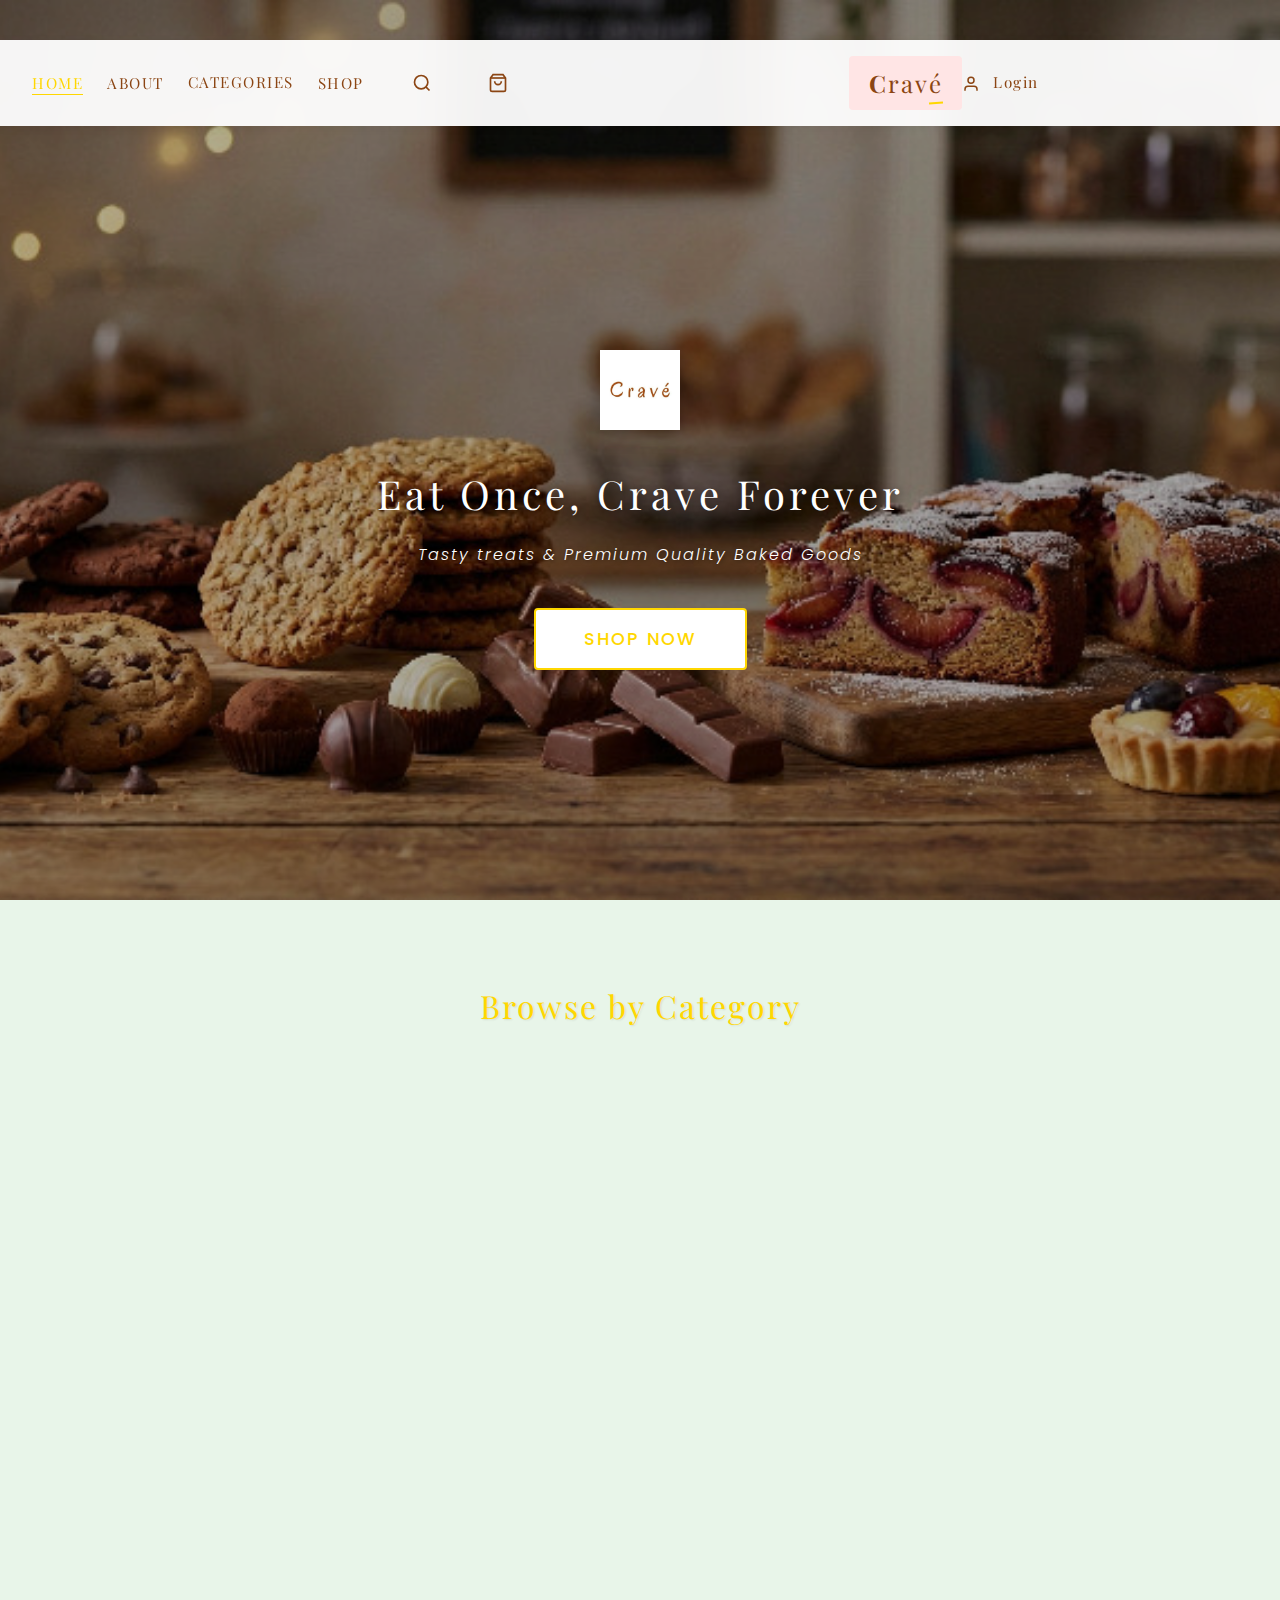
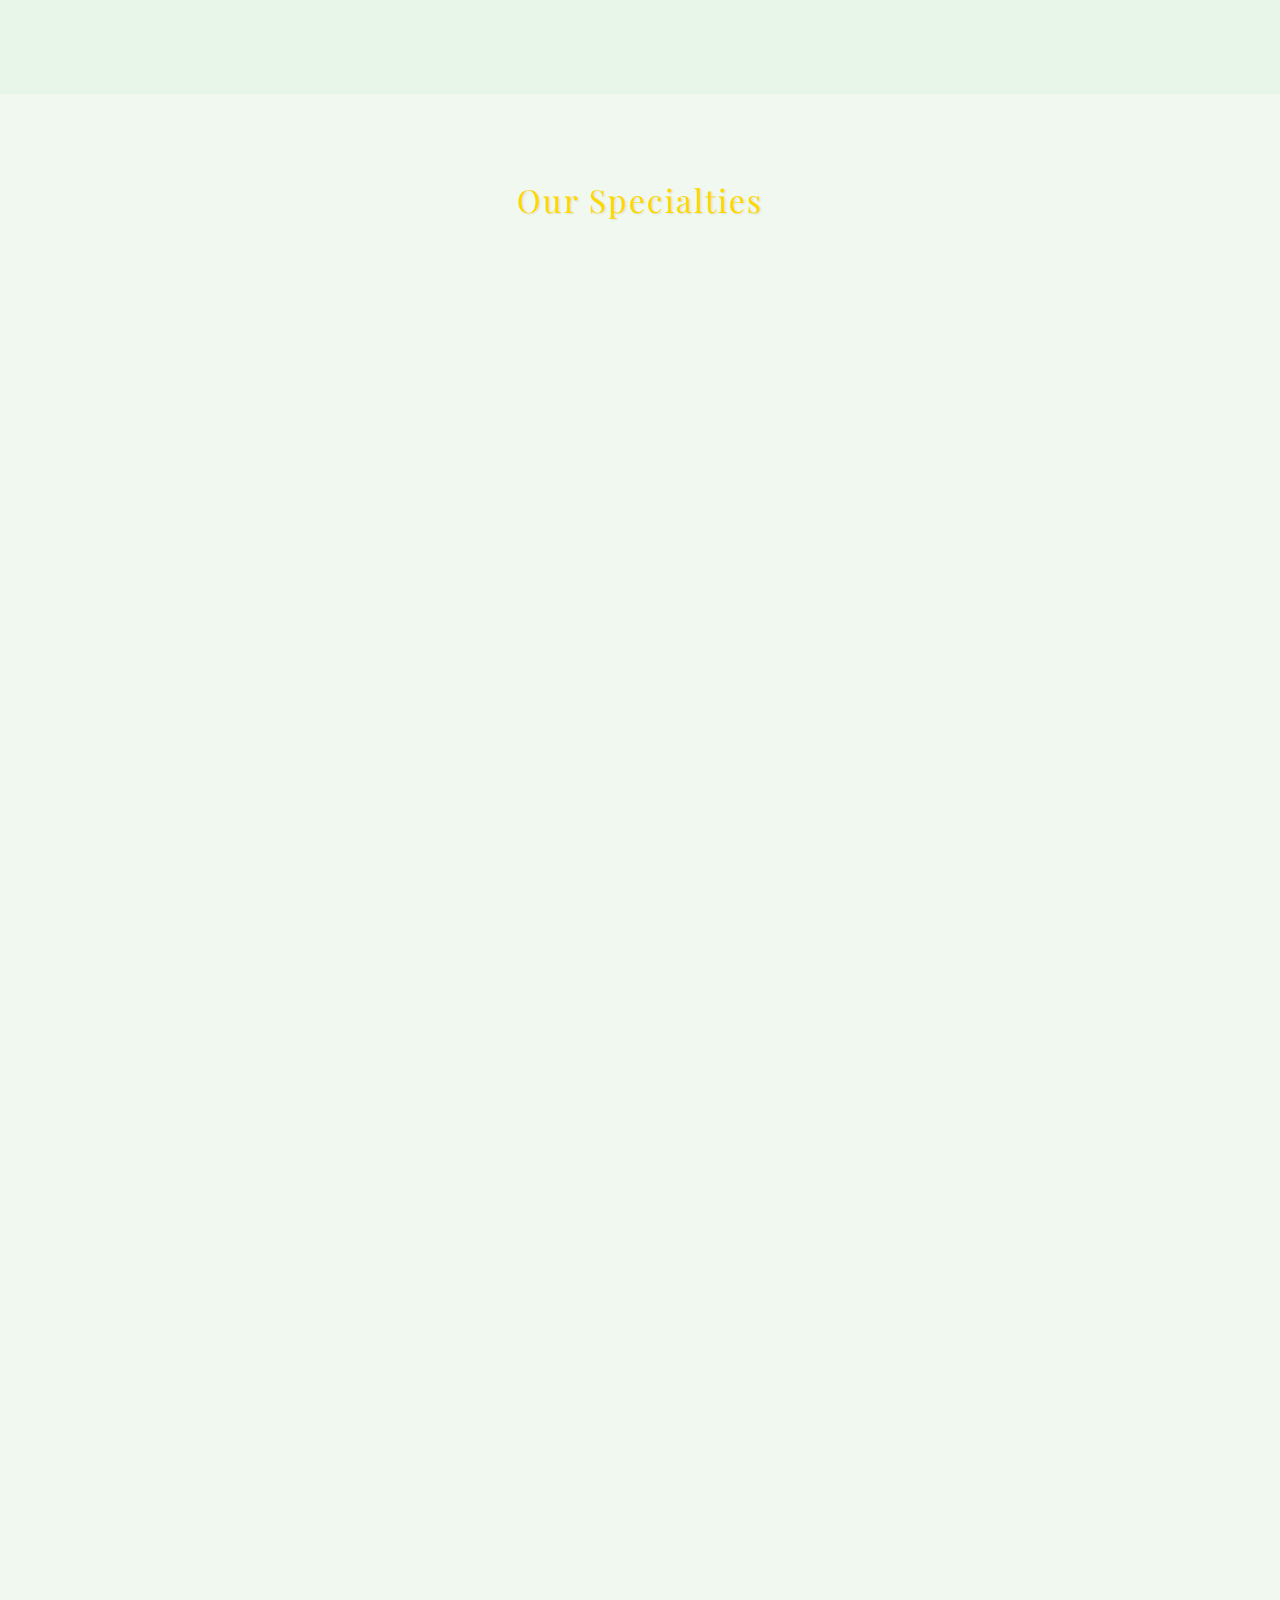
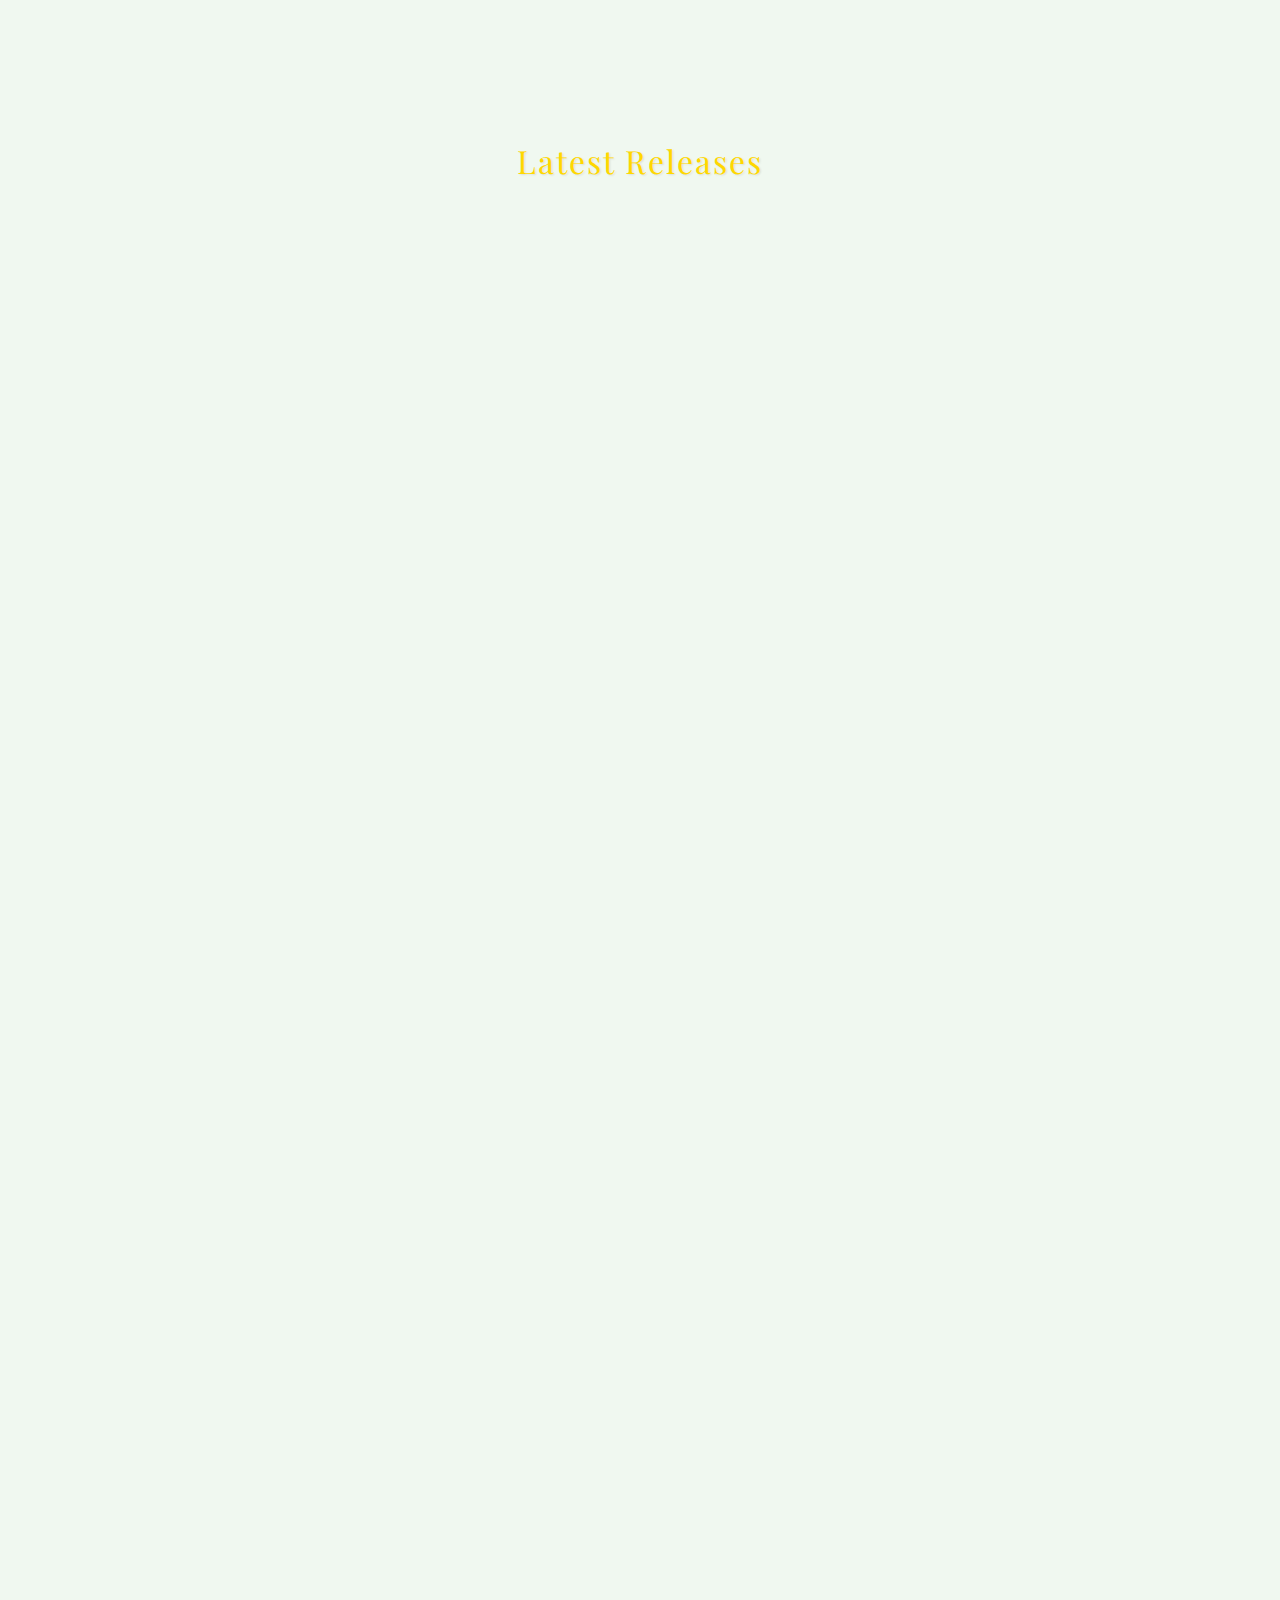
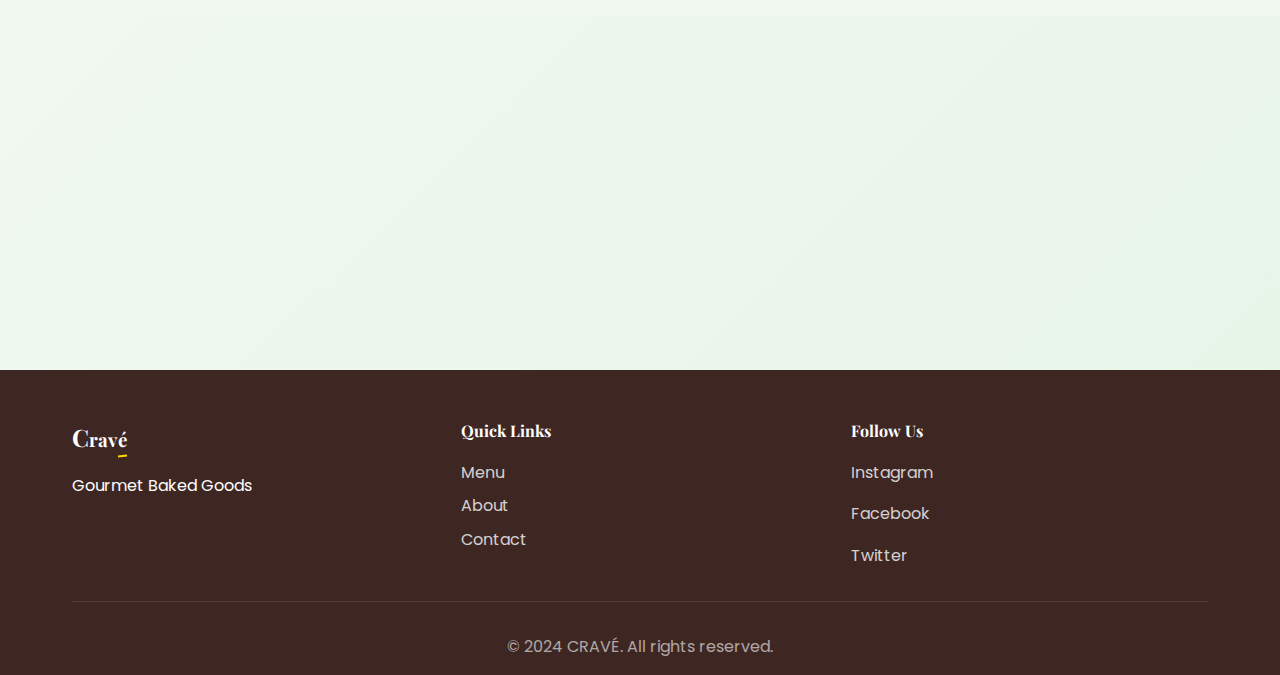
<file: index.html>
<!DOCTYPE html>
<html lang="en">
<head>
    <meta charset="UTF-8">
    <meta name="viewport" content="width=device-width, initial-scale=1.0">
    <title>Crave - Eat Once, Crave Forever</title>
    <link rel="icon" type="image/png" href="logo.png">
    <link rel="stylesheet" href="styles.css">
    <link rel="preconnect" href="https://fonts.googleapis.com">
    <link rel="preconnect" href="https://fonts.gstatic.com" crossorigin>
    <link href="https://fonts.googleapis.com/css2?family=Playfair+Display:wght@400;700;900&family=Poppins:wght@300;400;600&display=swap" rel="stylesheet">
</head>
<body>
    <!-- Navigation Bar -->
    <nav class="navbar" id="navbar">
        <div class="nav-container">
            <div class="nav-left">
                <a href="index.html" class="nav-link active">HOME</a>
                <a href="#about" class="nav-link">ABOUT</a>
                <div class="dropdown">
                    <a href="#categories" class="nav-link dropdown-toggle">CATEGORIES</a>
                    <div class="dropdown-menu">
                        <a href="#categories" data-category="cakes">Cakes</a>
                        <a href="#categories" data-category="cookies">Cookies</a>
                        <a href="#categories" data-category="chocolates">Chocolates</a>
                    </div>
                </div>
                <a href="shop.html" class="nav-link">SHOP</a>
                <button class="icon-btn nav-icon" id="searchBtn" aria-label="Search">
                    <svg width="20" height="20" viewBox="0 0 24 24" fill="none" stroke="currentColor" stroke-width="2">
                        <circle cx="11" cy="11" r="8"></circle>
                        <path d="m21 21-4.35-4.35"></path>
                    </svg>
                    <span class="icon-label">Search</span>
                </button>
                <button class="icon-btn nav-icon" id="cartBtn" aria-label="Cart">
                    <svg width="20" height="20" viewBox="0 0 24 24" fill="none" stroke="currentColor" stroke-width="2">
                        <path d="M6 2L3 6v14a2 2 0 0 0 2 2h14a2 2 0 0 0 2-2V6l-3-4z"></path>
                        <line x1="3" y1="6" x2="21" y2="6"></line>
                        <path d="M16 10a4 4 0 0 1-8 0"></path>
                    </svg>
                    <span class="icon-label">Cart</span>
                </button>
            </div>
            <div class="nav-right">
                <div class="logo">
                    <div class="logo-text">
                        <span class="logo-c">C</span>rav<span class="logo-e">é</span>
                    </div>
                </div>
            </div>
        </div>
        <button class="mobile-menu-btn" id="mobileMenuBtn" aria-label="Menu">
            <span></span>
            <span></span>
            <span></span>
        </button>
    </nav>

    <!-- Hero Section -->
    <section class="hero">
        <div class="hero-overlay"></div>
        <div class="hero-content">
            <div class="hero-logo">
                <img src="logo.png" alt="Crave Logo" class="hero-logo-img" onerror="this.style.display='none'; this.nextElementSibling.style.display='flex';">
                <div class="hero-logo-text" style="display: none;">
                    <span class="hero-logo-c">C</span>rav<span class="hero-logo-e">é</span>
                </div>
            </div>
            <h1 class="hero-title">Eat Once, Crave Forever</h1>
            <p class="hero-subtitle">Tasty treats & Premium Quality Baked Goods</p>
            <button class="cta-button" id="shopNowBtn">SHOP NOW</button>
        </div>
    </section>

    <!-- Categories Section -->
    <section class="categories" id="categories">
        <div class="container">
            <h2 class="section-title">Browse by Category</h2>
            <div class="categories-grid">
                <div class="category-card" data-category="cakes">
                    <div class="category-icon">🎂</div>
                    <h3>Cakes</h3>
                </div>
                <div class="category-card" data-category="cookies">
                    <div class="category-icon">🍪</div>
                    <h3>Cookies</h3>
                </div>
                <div class="category-card" data-category="chocolates">
                    <div class="category-icon">🍫</div>
                    <h3>Chocolates</h3>
                </div>
            </div>
        </div>
    </section>

    <!-- Products Section -->
    <section class="products" id="menu">
        <div class="container">
            <h2 class="section-title">Our Specialties</h2>
            <div class="products-grid">
                <div class="product-card">
                    <div class="product-image">
                        <div class="product-placeholder">🍪</div>
                    </div>
                    <h3>Chocolate Chip Cookies</h3>
                    <p>Handcrafted with premium chocolate chunks</p>
                    <span class="price">₹999</span>
                </div>
                <div class="product-card">
                    <div class="product-image">
                        <div class="product-placeholder">🍰</div>
                    </div>
                    <h3>Plum Cake</h3>
                    <p>Fresh plums baked in golden batter</p>
                    <span class="price">₹1,999</span>
                </div>
                <div class="product-card">
                    <div class="product-image">
                        <div class="product-placeholder">🍫</div>
                    </div>
                    <h3>Gourmet Chocolates</h3>
                    <p>Artisan truffles and premium chocolate bars</p>
                    <span class="price">₹1,199</span>
                </div>
            </div>
        </div>
    </section>

    <!-- Latest Releases Section -->
    <section class="products latest-releases" id="latest">
        <div class="container">
            <h2 class="section-title">Latest Releases</h2>
            <div class="products-grid">
                <div class="product-card">
                    <div class="product-image">
                        <div class="product-placeholder">🍫</div>
                    </div>
                    <h3>Gourmet Chocolates</h3>
                    <p>Artisan truffles and premium chocolate bars</p>
                    <span class="price">₹1,299</span>
                </div>
                <div class="product-card">
                    <div class="product-image">
                        <div class="product-placeholder">🍪</div>
                    </div>
                    <h3>Oatmeal Cookies</h3>
                    <p>Wholesome and hearty, made with love</p>
                    <span class="price">₹899</span>
                </div>
                <div class="product-card">
                    <div class="product-image">
                        <div class="product-placeholder">🎂</div>
                    </div>
                    <h3>Custom Cakes</h3>
                    <p>Personalized cakes for every occasion</p>
                    <span class="price">From ₹2,999</span>
                </div>
            </div>
        </div>
    </section>

    <!-- About Section -->
    <section class="about" id="about">
        <div class="container">
            <div class="about-content">
                <h2 class="section-title">About CRAVÉ</h2>
                <p>We are passionate bakers dedicated to creating the finest gourmet baked goods. Every cookie, cake, and confection is crafted with premium ingredients and a touch of love. Experience the difference that quality and care make in every bite.</p>
            </div>
        </div>
    </section>

    <!-- Footer -->
    <footer class="footer">
        <div class="container">
            <div class="footer-content">
                <div class="footer-section">
                    <h3><span class="logo-c">C</span>rav<span class="logo-e">é</span></h3>
                    <p>Gourmet Baked Goods</p>
                </div>
                <div class="footer-section">
                    <h4>Quick Links</h4>
                    <ul>
                        <li><a href="#menu">Menu</a></li>
                        <li><a href="#about">About</a></li>
                        <li><a href="#contact">Contact</a></li>
                    </ul>
                </div>
                <div class="footer-section">
                    <h4>Follow Us</h4>
                    <div class="social-links">
                        <a href="#">Instagram</a>
                        <a href="#">Facebook</a>
                        <a href="#">Twitter</a>
                    </div>
                </div>
            </div>
            <div class="footer-bottom">
                <p>&copy; 2024 CRAVÉ. All rights reserved.</p>
            </div>
        </div>
    </footer>

    <!-- Search Modal -->
    <div class="modal" id="searchModal">
        <div class="modal-content">
            <span class="close">&times;</span>
            <h2>Search Products</h2>
            <input type="text" placeholder="Search for cakes, cookies, chocolates..." id="searchInput">
            <div id="searchResults"></div>
        </div>
    </div>

    <script src="script.js"></script>
</body>
</html>
</file>
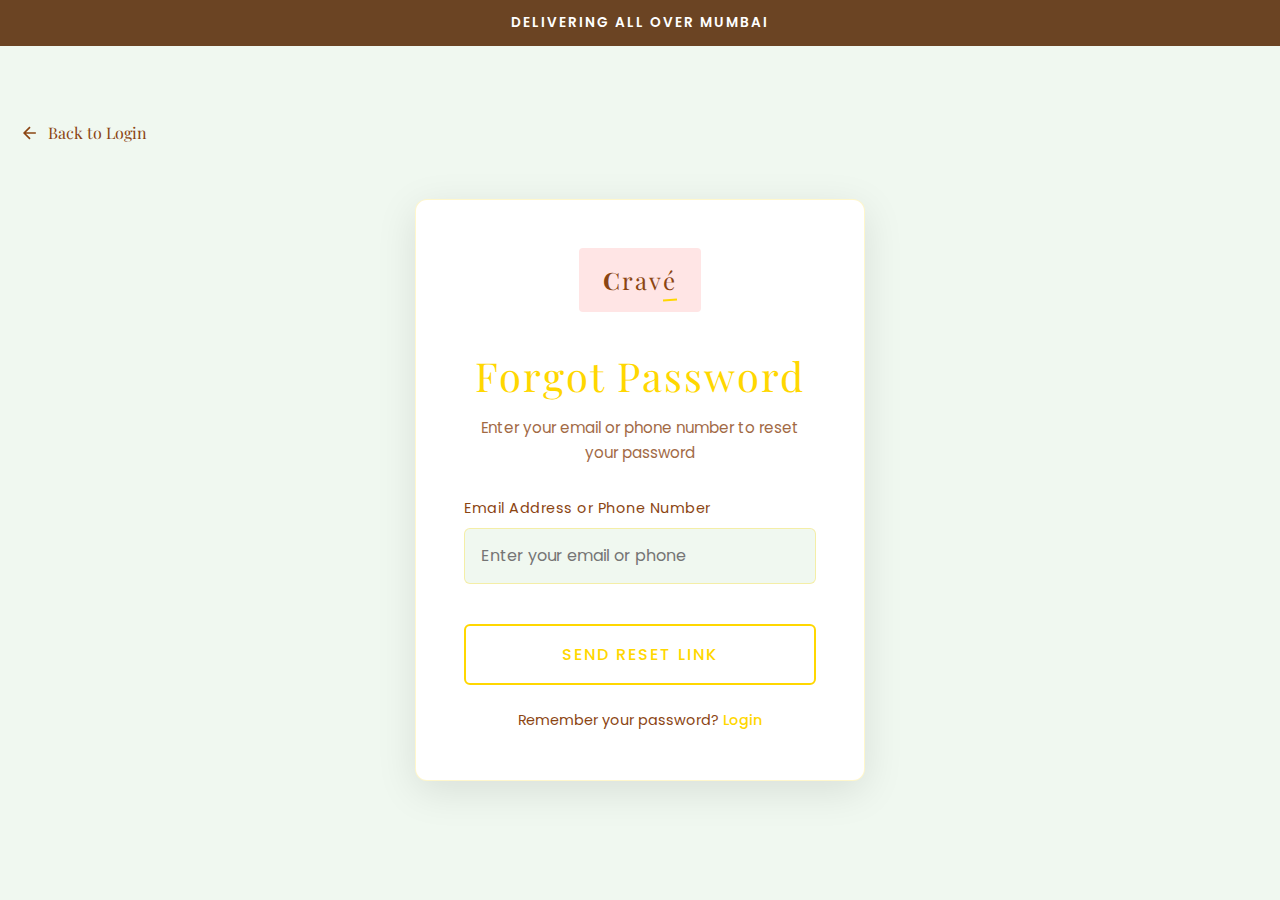
<file: forgot-password.html>
<!DOCTYPE html>
<html lang="en">
<head>
    <meta charset="UTF-8">
    <meta name="viewport" content="width=device-width, initial-scale=1.0">
    <title>Forgot Password - Cravé</title>
    <link rel="icon" type="image/png" href="logo.png">
    <link rel="stylesheet" href="styles.css">
    <link rel="preconnect" href="https://fonts.googleapis.com">
    <link rel="preconnect" href="https://fonts.gstatic.com" crossorigin>
    <link href="https://fonts.googleapis.com/css2?family=Playfair+Display:wght@300;400;700&family=Poppins:wght@300;400;600&display=swap" rel="stylesheet">
    <style>
        .auth-container {
            min-height: 100vh;
            display: flex;
            align-items: center;
            justify-content: center;
            padding: 120px 20px 40px;
            background: var(--light-mint);
        }

        .auth-card {
            background: white;
            border-radius: 12px;
            padding: 3rem;
            max-width: 450px;
            width: 100%;
            box-shadow: 0 10px 40px rgba(0, 0, 0, 0.1);
            border: 1px solid rgba(255, 215, 0, 0.2);
        }

        .auth-logo {
            text-align: center;
            margin-bottom: 2rem;
        }

        .auth-logo .logo-text {
            background: var(--light-pink);
            padding: 0.8rem 1.5rem;
            display: inline-block;
            border-radius: 4px;
        }

        .auth-title {
            font-family: 'Playfair Display', serif;
            font-size: 2.5rem;
            font-weight: 300;
            color: var(--gold-yellow);
            text-align: center;
            margin-bottom: 0.5rem;
            letter-spacing: 2px;
        }

        .auth-subtitle {
            text-align: center;
            color: var(--logo-brown);
            margin-bottom: 2rem;
            font-size: 0.95rem;
            opacity: 0.8;
        }

        .form-group {
            margin-bottom: 1.5rem;
        }

        .form-group label {
            display: block;
            margin-bottom: 0.5rem;
            color: var(--logo-brown);
            font-weight: 400;
            font-size: 0.9rem;
            letter-spacing: 0.5px;
        }

        .form-group input {
            width: 100%;
            padding: 0.9rem 1rem;
            border: 1px solid rgba(255, 215, 0, 0.3);
            border-radius: 6px;
            font-family: 'Poppins', sans-serif;
            font-size: 1rem;
            color: var(--logo-brown);
            transition: all 0.3s ease;
            background: var(--light-mint);
        }

        .form-group input:focus {
            outline: none;
            border-color: var(--gold-yellow);
            background: white;
            box-shadow: 0 0 0 3px rgba(255, 215, 0, 0.1);
        }

        .auth-button {
            width: 100%;
            background: white;
            color: var(--gold-yellow);
            border: 2px solid var(--gold-yellow);
            padding: 1rem 2rem;
            font-size: 1rem;
            font-weight: 500;
            letter-spacing: 2px;
            border-radius: 6px;
            cursor: pointer;
            transition: all 0.3s ease;
            font-family: 'Poppins', sans-serif;
            text-transform: uppercase;
            margin-top: 1rem;
        }

        .auth-button:hover {
            background: var(--gold-yellow);
            color: white;
            transform: translateY(-2px);
            box-shadow: 0 4px 15px rgba(255, 215, 0, 0.3);
        }

        .auth-link {
            text-align: center;
            margin-top: 1.5rem;
            color: var(--logo-brown);
            font-size: 0.9rem;
        }

        .auth-link a {
            color: var(--gold-yellow);
            text-decoration: none;
            font-weight: 500;
            transition: color 0.3s ease;
        }

        .auth-link a:hover {
            color: var(--logo-brown);
            text-decoration: underline;
        }

        .back-home {
            position: absolute;
            top: 120px;
            left: 20px;
            color: var(--logo-brown);
            text-decoration: none;
            display: flex;
            align-items: center;
            gap: 0.5rem;
            font-family: 'Playfair Display', serif;
            font-weight: 300;
            transition: color 0.3s ease;
            z-index: 10;
        }

        .back-home:hover {
            color: var(--gold-yellow);
        }

        @media (max-width: 768px) {
            .auth-container {
                padding: 100px 15px 30px;
            }

            .auth-card {
                padding: 2rem 1.5rem;
            }

            .auth-title {
                font-size: 2rem;
            }

            .back-home {
                top: 100px;
                left: 15px;
                font-size: 0.9rem;
            }
        }
    </style>
</head>
<body>
    <!-- Delivery Banner -->
    <div class="delivery-banner">
        DELIVERING ALL OVER MUMBAI
    </div>

    <a href="login.html" class="back-home">
        <svg width="20" height="20" viewBox="0 0 24 24" fill="none" stroke="currentColor" stroke-width="2">
            <path d="M19 12H5M12 19l-7-7 7-7"/>
        </svg>
        Back to Login
    </a>

    <div class="auth-container">
        <div class="auth-card">
            <div class="auth-logo">
                <div class="logo-text">
                    <span class="logo-c">C</span>rav<span class="logo-e">é</span>
                </div>
            </div>
            <h1 class="auth-title">Forgot Password</h1>
            <p class="auth-subtitle">Enter your email or phone number to reset your password</p>
            
            <form id="forgotPasswordForm">
                <div class="form-group">
                    <label for="email">Email Address or Phone Number</label>
                    <input type="text" id="email" name="email" placeholder="Enter your email or phone" required>
                </div>
                
                <button type="submit" class="auth-button">Send Reset Link</button>
            </form>
            
            <div class="auth-link">
                Remember your password? <a href="login.html">Login</a>
            </div>
        </div>
    </div>

    <script>
        document.getElementById('forgotPasswordForm').addEventListener('submit', function(e) {
            e.preventDefault();
            const email = document.getElementById('email').value;
            
            if (email) {
                // In real app, this would send reset link to backend
                alert('Password reset link has been sent to your email/phone!');
                window.location.href = 'login.html';
            }
        });
    </script>
</body>
</html>
</file>
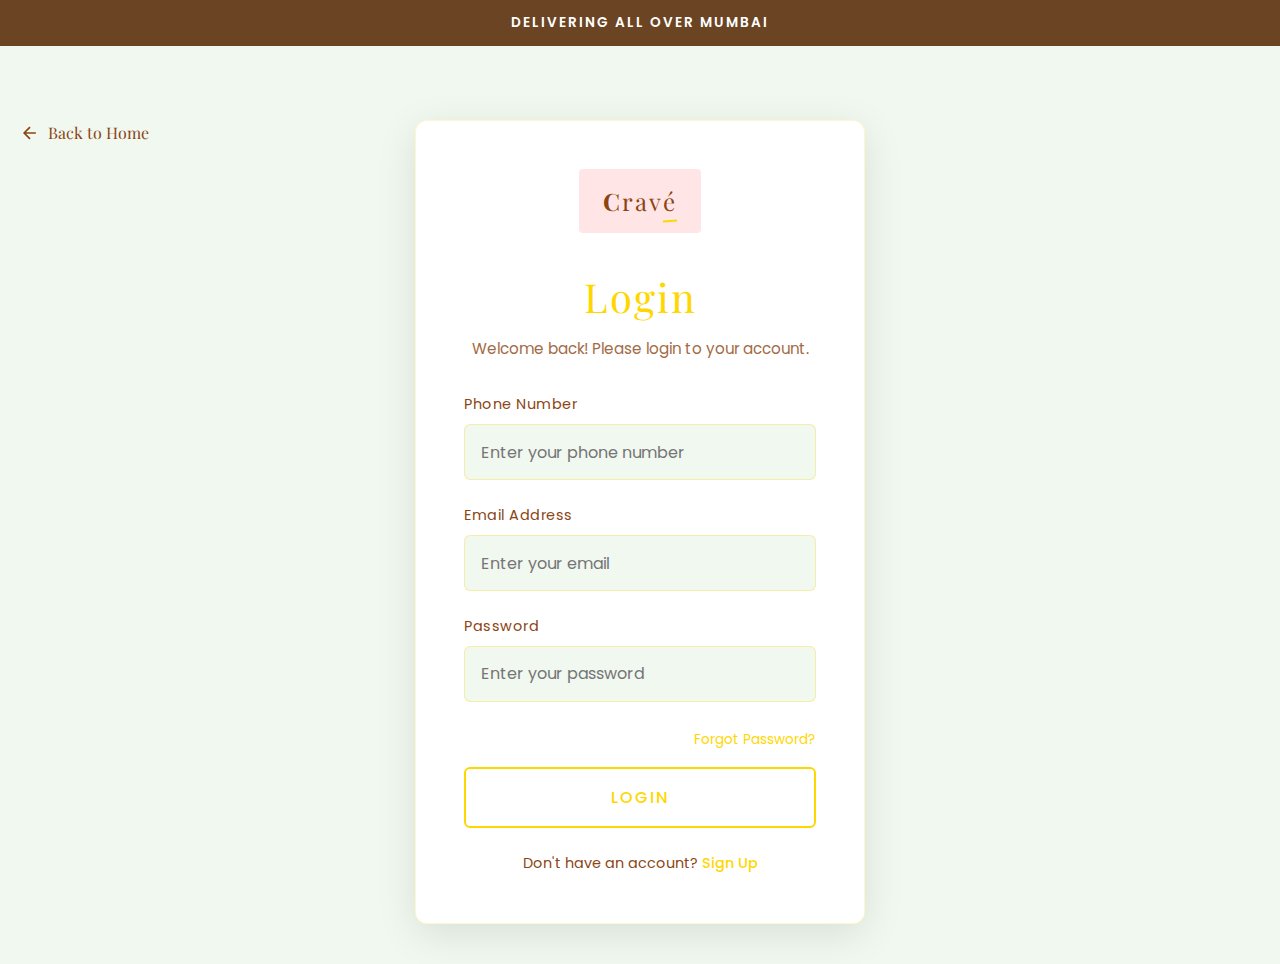
<file: login.html>
<!DOCTYPE html>
<html lang="en">
<head>
    <meta charset="UTF-8">
    <meta name="viewport" content="width=device-width, initial-scale=1.0">
    <title>Login - Cravé</title>
    <link rel="icon" type="image/png" href="logo.png">
    <link rel="stylesheet" href="styles.css">
    <link rel="preconnect" href="https://fonts.googleapis.com">
    <link rel="preconnect" href="https://fonts.gstatic.com" crossorigin>
    <link href="https://fonts.googleapis.com/css2?family=Playfair+Display:wght@300;400;700&family=Poppins:wght@300;400;600&display=swap" rel="stylesheet">
    <style>
        .auth-container {
            min-height: 100vh;
            display: flex;
            align-items: center;
            justify-content: center;
            padding: 120px 20px 40px;
            background: var(--light-mint);
        }

        .auth-card {
            background: white;
            border-radius: 12px;
            padding: 3rem;
            max-width: 450px;
            width: 100%;
            box-shadow: 0 10px 40px rgba(0, 0, 0, 0.1);
            border: 1px solid rgba(255, 215, 0, 0.2);
        }

        .auth-logo {
            text-align: center;
            margin-bottom: 2rem;
        }

        .auth-logo .logo-text {
            background: var(--light-pink);
            padding: 0.8rem 1.5rem;
            display: inline-block;
            border-radius: 4px;
        }

        .auth-title {
            font-family: 'Playfair Display', serif;
            font-size: 2.5rem;
            font-weight: 300;
            color: var(--gold-yellow);
            text-align: center;
            margin-bottom: 0.5rem;
            letter-spacing: 2px;
        }

        .auth-subtitle {
            text-align: center;
            color: var(--logo-brown);
            margin-bottom: 2rem;
            font-size: 0.95rem;
            opacity: 0.8;
        }

        .form-group {
            margin-bottom: 1.5rem;
        }

        .form-group label {
            display: block;
            margin-bottom: 0.5rem;
            color: var(--logo-brown);
            font-weight: 400;
            font-size: 0.9rem;
            letter-spacing: 0.5px;
        }

        .form-group input {
            width: 100%;
            padding: 0.9rem 1rem;
            border: 1px solid rgba(255, 215, 0, 0.3);
            border-radius: 6px;
            font-family: 'Poppins', sans-serif;
            font-size: 1rem;
            color: var(--logo-brown);
            transition: all 0.3s ease;
            background: var(--light-mint);
        }

        .form-group input:focus {
            outline: none;
            border-color: var(--gold-yellow);
            background: white;
            box-shadow: 0 0 0 3px rgba(255, 215, 0, 0.1);
        }

        .auth-button {
            width: 100%;
            background: white;
            color: var(--gold-yellow);
            border: 2px solid var(--gold-yellow);
            padding: 1rem 2rem;
            font-size: 1rem;
            font-weight: 500;
            letter-spacing: 2px;
            border-radius: 6px;
            cursor: pointer;
            transition: all 0.3s ease;
            font-family: 'Poppins', sans-serif;
            text-transform: uppercase;
            margin-top: 1rem;
        }

        .auth-button:hover {
            background: var(--gold-yellow);
            color: white;
            transform: translateY(-2px);
            box-shadow: 0 4px 15px rgba(255, 215, 0, 0.3);
        }

        .auth-link {
            text-align: center;
            margin-top: 1.5rem;
            color: var(--logo-brown);
            font-size: 0.9rem;
        }

        .auth-link a {
            color: var(--gold-yellow);
            text-decoration: none;
            font-weight: 500;
            transition: color 0.3s ease;
        }

        .auth-link a:hover {
            color: var(--logo-brown);
            text-decoration: underline;
        }

        .forgot-password {
            text-align: right;
            margin-top: 0.5rem;
            margin-bottom: 0;
        }

        .forgot-password a {
            color: var(--gold-yellow);
            text-decoration: none;
            font-size: 0.85rem;
            transition: color 0.3s ease;
        }

        .forgot-password a:hover {
            color: var(--logo-brown);
            text-decoration: underline;
        }

        .back-home {
            position: absolute;
            top: 120px;
            left: 20px;
            color: var(--logo-brown);
            text-decoration: none;
            display: flex;
            align-items: center;
            gap: 0.5rem;
            font-family: 'Playfair Display', serif;
            font-weight: 300;
            transition: color 0.3s ease;
            z-index: 10;
        }

        .back-home:hover {
            color: var(--gold-yellow);
        }

        .form-group-wrapper {
            position: relative;
        }

        @media (max-width: 768px) {
            .auth-container {
                padding: 100px 15px 30px;
            }

            .auth-card {
                padding: 2rem 1.5rem;
            }

            .auth-title {
                font-size: 2rem;
            }

            .back-home {
                top: 100px;
                left: 15px;
                font-size: 0.9rem;
            }
        }
    </style>
</head>
<body>
    <!-- Delivery Banner -->
    <div class="delivery-banner">
        DELIVERING ALL OVER MUMBAI
    </div>

    <a href="index.html" class="back-home">
        <svg width="20" height="20" viewBox="0 0 24 24" fill="none" stroke="currentColor" stroke-width="2">
            <path d="M19 12H5M12 19l-7-7 7-7"/>
        </svg>
        Back to Home
    </a>

    <div class="auth-container">
        <div class="auth-card">
            <div class="auth-logo">
                <div class="logo-text">
                    <span class="logo-c">C</span>rav<span class="logo-e">é</span>
                </div>
            </div>
            <h1 class="auth-title">Login</h1>
            <p class="auth-subtitle">Welcome back! Please login to your account.</p>
            
            <form id="loginForm">
                <div class="form-group">
                    <label for="phone">Phone Number</label>
                    <input type="tel" id="phone" name="phone" placeholder="Enter your phone number" required>
                </div>
                
                <div class="form-group">
                    <label for="email">Email Address</label>
                    <input type="email" id="email" name="email" placeholder="Enter your email" required>
                </div>
                
                <div class="form-group form-group-wrapper">
                    <label for="password">Password</label>
                    <input type="password" id="password" name="password" placeholder="Enter your password" required>
                </div>
                
                <div class="forgot-password">
                    <a href="forgot-password.html">Forgot Password?</a>
                </div>
                
                <button type="submit" class="auth-button">Login</button>
            </form>
            
            <div class="auth-link">
                Don't have an account? <a href="signup.html">Sign Up</a>
            </div>
        </div>
    </div>

    <script>
        document.getElementById('loginForm').addEventListener('submit', function(e) {
            e.preventDefault();
            const phone = document.getElementById('phone').value;
            const email = document.getElementById('email').value;
            const password = document.getElementById('password').value;
            
            // Simple validation
            if (phone && email && password) {
                // Store login state (in real app, this would be handled by backend)
                localStorage.setItem('userEmail', email);
                localStorage.setItem('userPhone', phone);
                alert('Login successful! Redirecting...');
                window.location.href = 'index.html';
            }
        });
    </script>
</body>
</html>
</file>
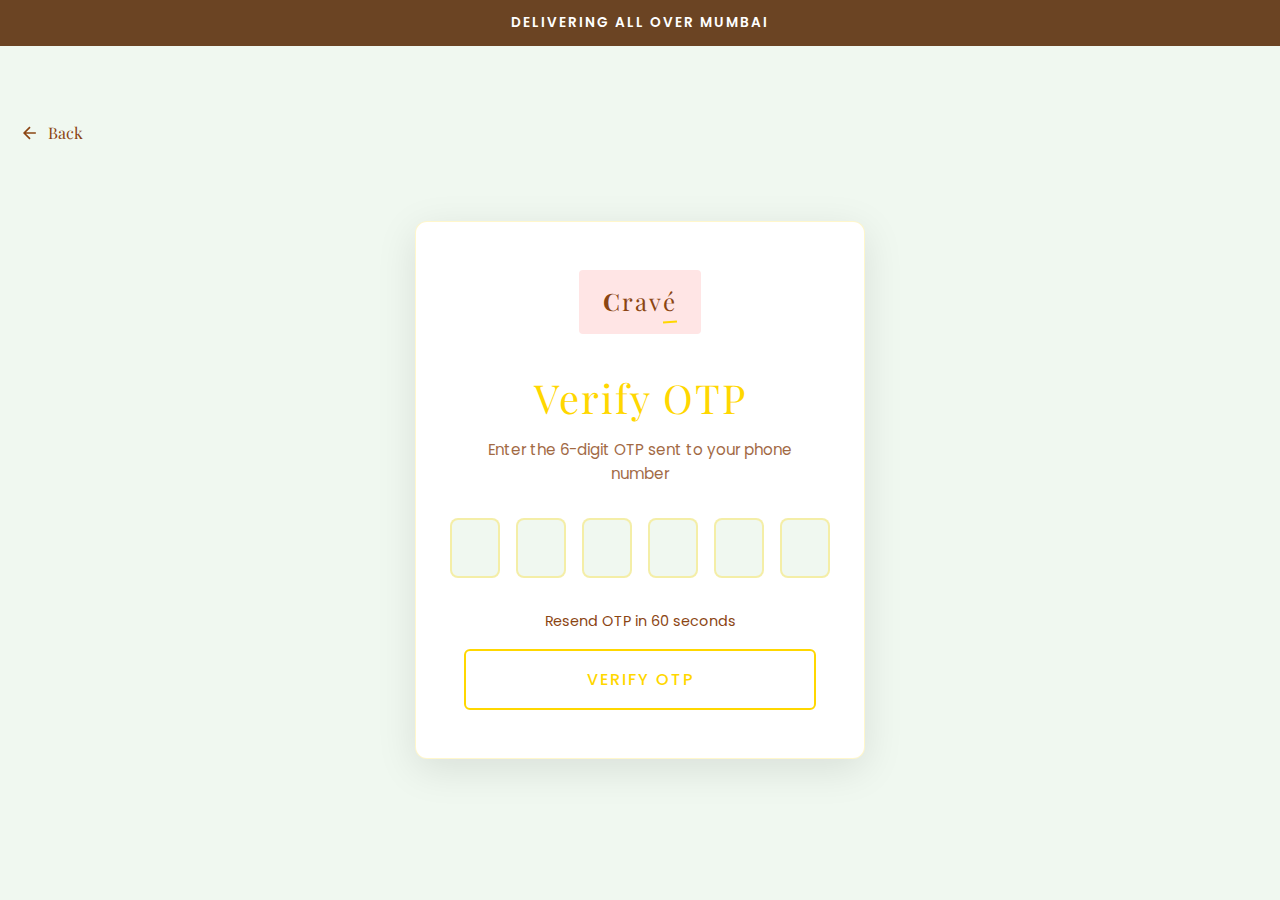
<file: otp-verification.html>
<!DOCTYPE html>
<html lang="en">
<head>
    <meta charset="UTF-8">
    <meta name="viewport" content="width=device-width, initial-scale=1.0">
    <title>OTP Verification - Cravé</title>
    <link rel="icon" type="image/png" href="logo.png">
    <link rel="stylesheet" href="styles.css">
    <link rel="preconnect" href="https://fonts.googleapis.com">
    <link rel="preconnect" href="https://fonts.gstatic.com" crossorigin>
    <link href="https://fonts.googleapis.com/css2?family=Playfair+Display:wght@300;400;700&family=Poppins:wght@300;400;600&display=swap" rel="stylesheet">
    <style>
        .auth-container {
            min-height: 100vh;
            display: flex;
            align-items: center;
            justify-content: center;
            padding: 120px 20px 40px;
            background: var(--light-mint);
        }

        .auth-card {
            background: white;
            border-radius: 12px;
            padding: 3rem;
            max-width: 450px;
            width: 100%;
            box-shadow: 0 10px 40px rgba(0, 0, 0, 0.1);
            border: 1px solid rgba(255, 215, 0, 0.2);
        }

        .auth-logo {
            text-align: center;
            margin-bottom: 2rem;
        }

        .auth-logo .logo-text {
            background: var(--light-pink);
            padding: 0.8rem 1.5rem;
            display: inline-block;
            border-radius: 4px;
        }

        .auth-title {
            font-family: 'Playfair Display', serif;
            font-size: 2.5rem;
            font-weight: 300;
            color: var(--gold-yellow);
            text-align: center;
            margin-bottom: 0.5rem;
            letter-spacing: 2px;
        }

        .auth-subtitle {
            text-align: center;
            color: var(--logo-brown);
            margin-bottom: 2rem;
            font-size: 0.95rem;
            opacity: 0.8;
        }

        .otp-container {
            display: flex;
            justify-content: center;
            gap: 1rem;
            margin-bottom: 2rem;
        }

        .otp-input {
            width: 50px;
            height: 60px;
            text-align: center;
            font-size: 1.5rem;
            font-weight: 600;
            border: 2px solid rgba(255, 215, 0, 0.3);
            border-radius: 8px;
            font-family: 'Poppins', sans-serif;
            color: var(--logo-brown);
            background: var(--light-mint);
            transition: all 0.3s ease;
        }

        .otp-input:focus {
            outline: none;
            border-color: var(--gold-yellow);
            background: white;
            box-shadow: 0 0 0 3px rgba(255, 215, 0, 0.1);
        }

        .resend-otp {
            text-align: center;
            margin-bottom: 1.5rem;
            color: var(--logo-brown);
            font-size: 0.9rem;
        }

        .resend-otp a {
            color: var(--gold-yellow);
            text-decoration: none;
            font-weight: 500;
            transition: color 0.3s ease;
        }

        .resend-otp a:hover {
            color: var(--logo-brown);
            text-decoration: underline;
        }

        .auth-button {
            width: 100%;
            background: white;
            color: var(--gold-yellow);
            border: 2px solid var(--gold-yellow);
            padding: 1rem 2rem;
            font-size: 1rem;
            font-weight: 500;
            letter-spacing: 2px;
            border-radius: 6px;
            cursor: pointer;
            transition: all 0.3s ease;
            font-family: 'Poppins', sans-serif;
            text-transform: uppercase;
            margin-top: 1rem;
        }

        .auth-button:hover {
            background: var(--gold-yellow);
            color: white;
            transform: translateY(-2px);
            box-shadow: 0 4px 15px rgba(255, 215, 0, 0.3);
        }

        .auth-button:disabled {
            opacity: 0.5;
            cursor: not-allowed;
        }

        .back-home {
            position: absolute;
            top: 120px;
            left: 20px;
            color: var(--logo-brown);
            text-decoration: none;
            display: flex;
            align-items: center;
            gap: 0.5rem;
            font-family: 'Playfair Display', serif;
            font-weight: 300;
            transition: color 0.3s ease;
            z-index: 10;
        }

        .back-home:hover {
            color: var(--gold-yellow);
        }

        .timer {
            text-align: center;
            color: var(--logo-brown);
            font-size: 0.9rem;
            margin-top: 1rem;
        }

        @media (max-width: 768px) {
            .auth-container {
                padding: 100px 15px 30px;
            }

            .auth-card {
                padding: 2rem 1.5rem;
            }

            .auth-title {
                font-size: 2rem;
            }

            .otp-input {
                width: 45px;
                height: 55px;
                font-size: 1.3rem;
            }

            .back-home {
                top: 100px;
                left: 15px;
                font-size: 0.9rem;
            }
        }
    </style>
</head>
<body>
    <!-- Delivery Banner -->
    <div class="delivery-banner">
        DELIVERING ALL OVER MUMBAI
    </div>

    <a href="signup.html" class="back-home">
        <svg width="20" height="20" viewBox="0 0 24 24" fill="none" stroke="currentColor" stroke-width="2">
            <path d="M19 12H5M12 19l-7-7 7-7"/>
        </svg>
        Back
    </a>

    <div class="auth-container">
        <div class="auth-card">
            <div class="auth-logo">
                <div class="logo-text">
                    <span class="logo-c">C</span>rav<span class="logo-e">é</span>
                </div>
            </div>
            <h1 class="auth-title">Verify OTP</h1>
            <p class="auth-subtitle">Enter the 6-digit OTP sent to your phone number</p>
            
            <form id="otpForm">
                <div class="otp-container">
                    <input type="text" class="otp-input" maxlength="1" pattern="[0-9]" required>
                    <input type="text" class="otp-input" maxlength="1" pattern="[0-9]" required>
                    <input type="text" class="otp-input" maxlength="1" pattern="[0-9]" required>
                    <input type="text" class="otp-input" maxlength="1" pattern="[0-9]" required>
                    <input type="text" class="otp-input" maxlength="1" pattern="[0-9]" required>
                    <input type="text" class="otp-input" maxlength="1" pattern="[0-9]" required>
                </div>

                <div class="timer" id="timer">
                    Resend OTP in <span id="countdown">60</span> seconds
                </div>

                <div class="resend-otp" id="resendSection" style="display: none;">
                    Didn't receive OTP? <a href="#" id="resendLink">Resend</a>
                </div>
                
                <button type="submit" class="auth-button" id="verifyBtn">Verify OTP</button>
            </form>
        </div>
    </div>

    <script>
        // Auto-focus and move to next input
        const otpInputs = document.querySelectorAll('.otp-input');
        
        otpInputs.forEach((input, index) => {
            input.addEventListener('input', (e) => {
                if (e.target.value && index < otpInputs.length - 1) {
                    otpInputs[index + 1].focus();
                }
            });

            input.addEventListener('keydown', (e) => {
                if (e.key === 'Backspace' && !e.target.value && index > 0) {
                    otpInputs[index - 1].focus();
                }
            });

            // Only allow numbers
            input.addEventListener('keypress', (e) => {
                if (!/[0-9]/.test(e.key)) {
                    e.preventDefault();
                }
            });
        });

        // Timer countdown
        let timeLeft = 60;
        const countdownEl = document.getElementById('countdown');
        const resendSection = document.getElementById('resendSection');
        const timerEl = document.getElementById('timer');
        const resendLink = document.getElementById('resendLink');

        const countdown = setInterval(() => {
            timeLeft--;
            countdownEl.textContent = timeLeft;
            
            if (timeLeft <= 0) {
                clearInterval(countdown);
                timerEl.style.display = 'none';
                resendSection.style.display = 'block';
            }
        }, 1000);

        resendLink.addEventListener('click', (e) => {
            e.preventDefault();
            // Resend OTP logic here
            alert('OTP has been resent to your phone number!');
            timeLeft = 60;
            timerEl.style.display = 'block';
            resendSection.style.display = 'none';
            countdownEl.textContent = timeLeft;
            
            const newCountdown = setInterval(() => {
                timeLeft--;
                countdownEl.textContent = timeLeft;
                
                if (timeLeft <= 0) {
                    clearInterval(newCountdown);
                    timerEl.style.display = 'none';
                    resendSection.style.display = 'block';
                }
            }, 1000);
        });

        // OTP Verification
        document.getElementById('otpForm').addEventListener('submit', function(e) {
            e.preventDefault();
            
            const otp = Array.from(otpInputs).map(input => input.value).join('');
            
            if (otp.length === 6) {
                // In real app, verify OTP with backend
                // For demo, accept any 6-digit code
                const tempUserData = JSON.parse(localStorage.getItem('tempUserData') || '{}');
                
                // Store user data
                localStorage.setItem('userData', JSON.stringify(tempUserData));
                localStorage.setItem('userEmail', tempUserData.email);
                localStorage.setItem('userPhone', tempUserData.phone);
                
                // Clear temp data
                localStorage.removeItem('tempUserData');
                
                alert('OTP verified successfully! Account created.');
                window.location.href = 'index.html';
            } else {
                alert('Please enter the complete 6-digit OTP');
            }
        });
    </script>
</body>
</html>
</file>
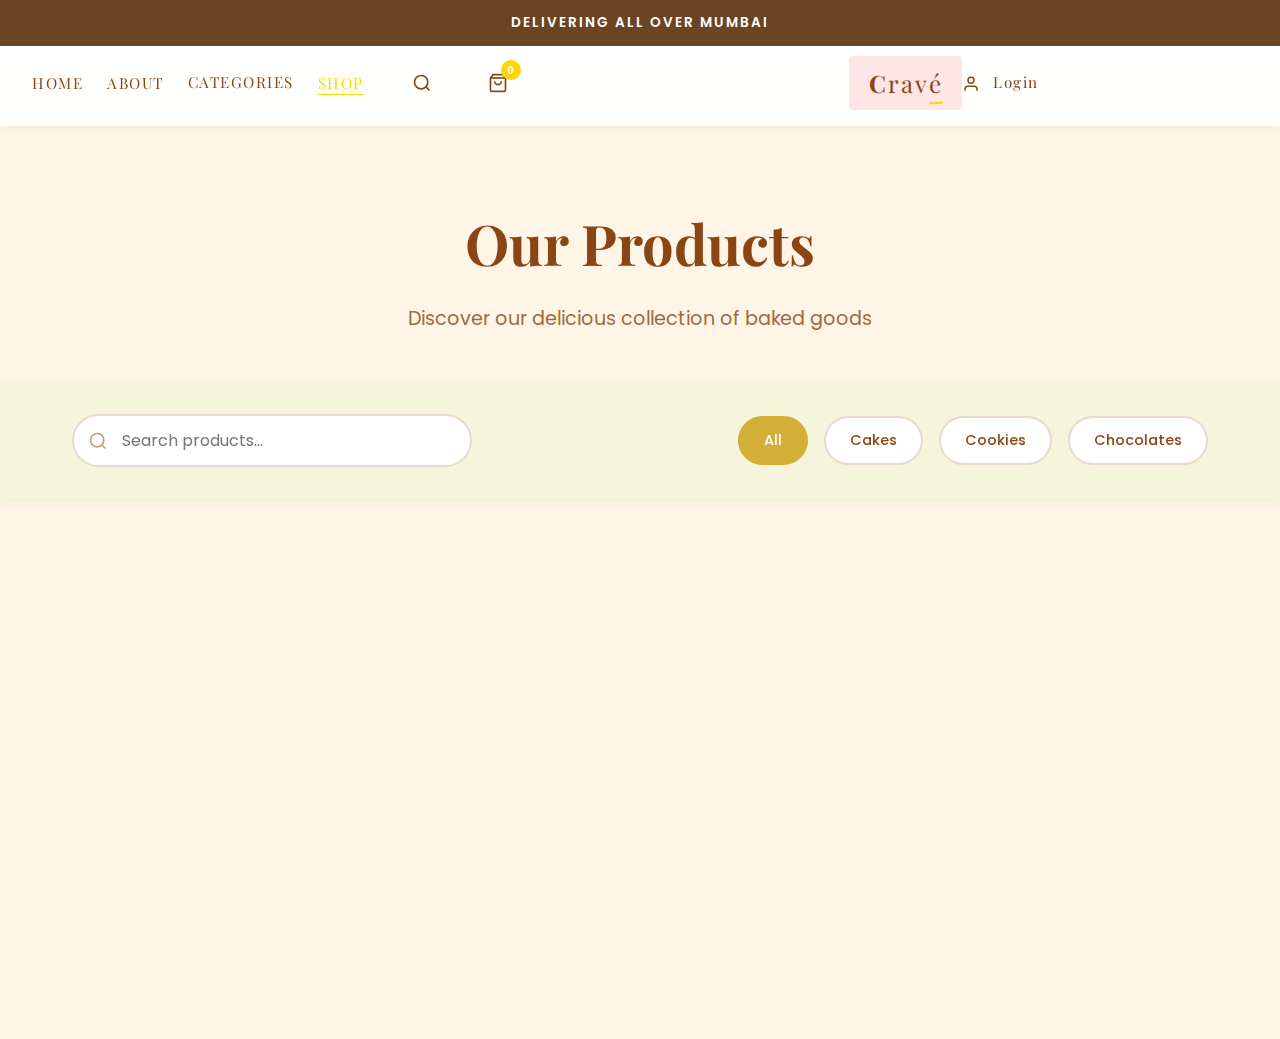
<file: shop.html>
<!DOCTYPE html>
<html lang="en">
<head>
    <meta charset="UTF-8">
    <meta name="viewport" content="width=device-width, initial-scale=1.0">
    <title>Shop - Crave</title>
    <link rel="icon" type="image/png" href="logo.png">
    <link rel="stylesheet" href="styles.css">
    <link rel="stylesheet" href="shop.css">
    <link rel="preconnect" href="https://fonts.googleapis.com">
    <link rel="preconnect" href="https://fonts.gstatic.com" crossorigin>
    <link href="https://fonts.googleapis.com/css2?family=Playfair+Display:wght@400;700;900&family=Poppins:wght@300;400;600&display=swap" rel="stylesheet">
</head>
<body>
    <!-- Delivery Banner -->
    <div class="delivery-banner">
        DELIVERING ALL OVER MUMBAI
    </div>

    <!-- Navigation Bar -->
    <nav class="navbar" id="navbar">
        <div class="nav-container">
            <div class="nav-left">
                <a href="index.html" class="nav-link">HOME</a>
                <a href="index.html#about" class="nav-link">ABOUT</a>
                <div class="dropdown">
                    <a href="#categories" class="nav-link dropdown-toggle">CATEGORIES</a>
                    <div class="dropdown-menu">
                        <a href="#" data-category="all" class="category-filter">All Products</a>
                        <a href="#" data-category="cakes" class="category-filter">Cakes</a>
                        <a href="#" data-category="cookies" class="category-filter">Cookies</a>
                        <a href="#" data-category="chocolates" class="category-filter">Chocolates</a>
                    </div>
                </div>
                <a href="shop.html" class="nav-link active">SHOP</a>
                <button class="icon-btn nav-icon" id="searchBtn" aria-label="Search">
                    <svg width="20" height="20" viewBox="0 0 24 24" fill="none" stroke="currentColor" stroke-width="2">
                        <circle cx="11" cy="11" r="8"></circle>
                        <path d="m21 21-4.35-4.35"></path>
                    </svg>
                    <span class="icon-label">Search</span>
                </button>
                <button class="icon-btn nav-icon" id="cartBtn" aria-label="Cart">
                    <svg width="20" height="20" viewBox="0 0 24 24" fill="none" stroke="currentColor" stroke-width="2">
                        <path d="M6 2L3 6v14a2 2 0 0 0 2 2h14a2 2 0 0 0 2-2V6l-3-4z"></path>
                        <line x1="3" y1="6" x2="21" y2="6"></line>
                        <path d="M16 10a4 4 0 0 1-8 0"></path>
                    </svg>
                    <span class="icon-label">Cart</span>
                    <span class="cart-count" id="cartCount">0</span>
                </button>
            </div>
            <div class="nav-right">
                <div class="logo">
                    <div class="logo-text">
                        <span class="logo-c">C</span>rav<span class="logo-e">é</span>
                    </div>
                </div>
            </div>
        </div>
        <button class="mobile-menu-btn" id="mobileMenuBtn" aria-label="Menu">
            <span></span>
            <span></span>
            <span></span>
        </button>
    </nav>

    <!-- Shop Header -->
    <section class="shop-header">
        <div class="container">
            <h1 class="shop-title">Our Products</h1>
            <p class="shop-subtitle">Discover our delicious collection of baked goods</p>
        </div>
    </section>

    <!-- Search and Filter Section -->
    <section class="shop-filters">
        <div class="container">
            <div class="filters-container">
                <div class="search-box">
                    <input type="text" id="productSearch" placeholder="Search products..." class="search-input">
                    <svg width="20" height="20" viewBox="0 0 24 24" fill="none" stroke="currentColor" stroke-width="2" class="search-icon">
                        <circle cx="11" cy="11" r="8"></circle>
                        <path d="m21 21-4.35-4.35"></path>
                    </svg>
                </div>
                <div class="category-filters">
                    <button class="filter-btn active" data-category="all">All</button>
                    <button class="filter-btn" data-category="cakes">Cakes</button>
                    <button class="filter-btn" data-category="cookies">Cookies</button>
                    <button class="filter-btn" data-category="chocolates">Chocolates</button>
                </div>
            </div>
        </div>
    </section>

    <!-- Products Grid -->
    <section class="shop-products">
        <div class="container">
            <div id="productsGrid" class="shop-grid">
                <!-- Products will be dynamically loaded here -->
            </div>
            <div id="noResults" class="no-results" style="display: none;">
                <p>No products found. Try a different search or category.</p>
            </div>
        </div>
    </section>

    <!-- Cart Modal -->
    <div class="cart-modal" id="cartModal">
        <div class="cart-modal-content">
            <div class="cart-header">
                <h2>Your Cart</h2>
                <button class="close-cart" id="closeCart">&times;</button>
            </div>
            <div class="cart-items" id="cartItems">
                <p class="empty-cart">Your cart is empty</p>
            </div>
            <div class="cart-footer">
                <div class="cart-total">
                    <strong>Total: <span id="cartTotal">₹0</span></strong>
                </div>
                <button class="checkout-btn" id="checkoutBtn">Checkout</button>
            </div>
        </div>
    </div>

    <script src="script.js"></script>
    <script src="shop.js"></script>
</body>
</html>
</file>
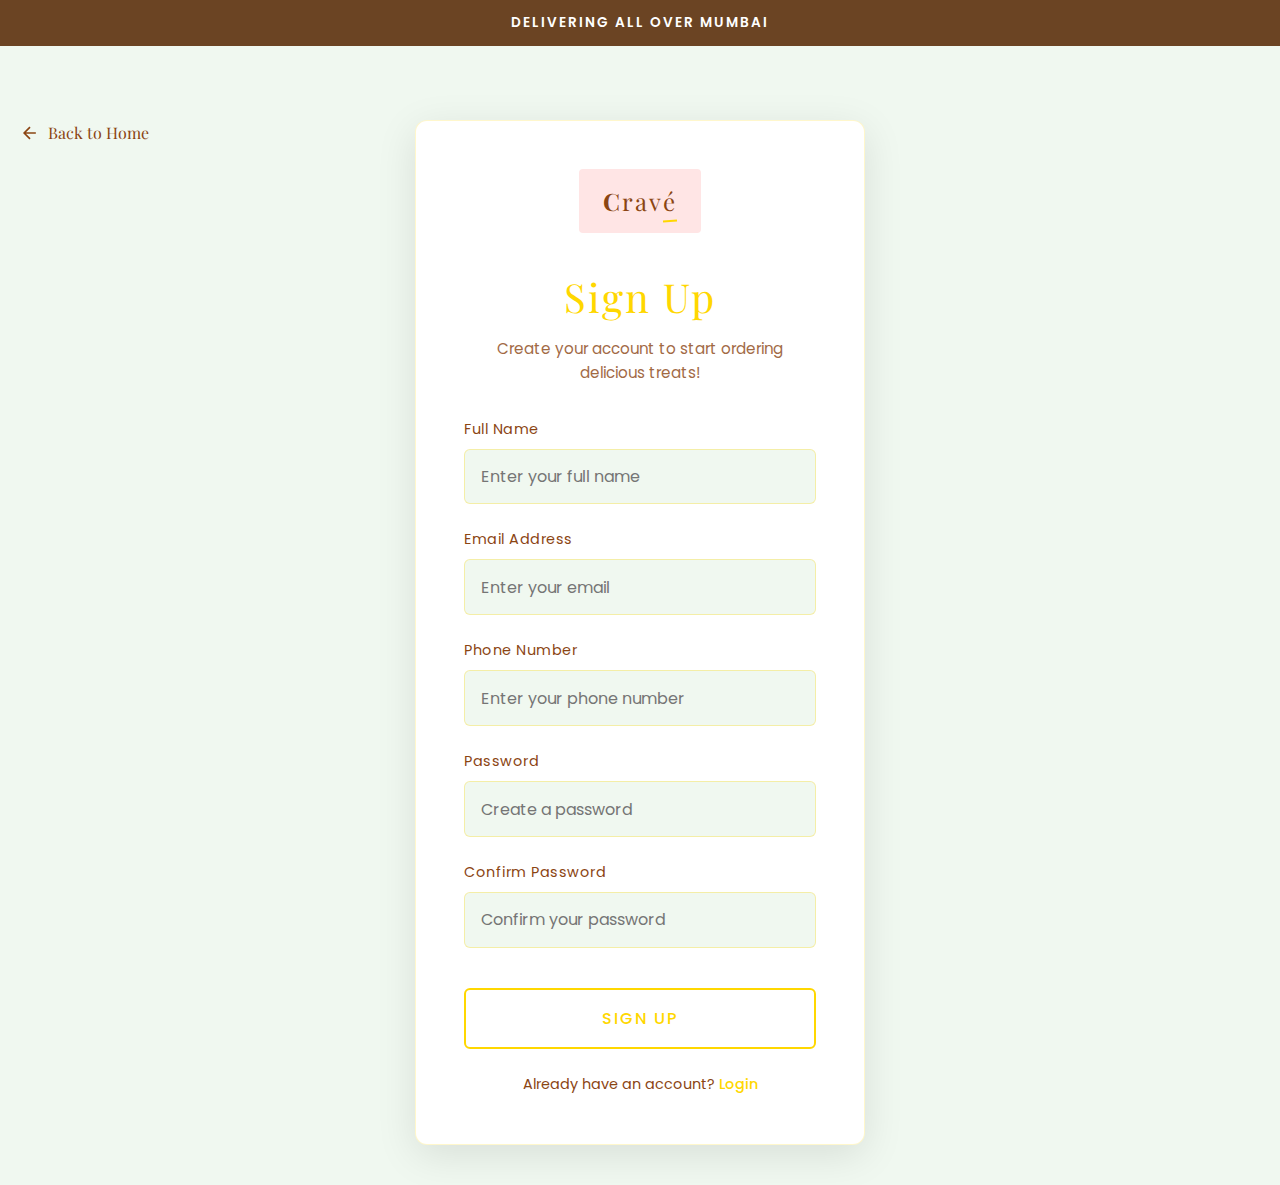
<file: signup.html>
<!DOCTYPE html>
<html lang="en">
<head>
    <meta charset="UTF-8">
    <meta name="viewport" content="width=device-width, initial-scale=1.0">
    <title>Sign Up - Cravé</title>
    <link rel="icon" type="image/png" href="logo.png">
    <link rel="stylesheet" href="styles.css">
    <link rel="preconnect" href="https://fonts.googleapis.com">
    <link rel="preconnect" href="https://fonts.gstatic.com" crossorigin>
    <link href="https://fonts.googleapis.com/css2?family=Playfair+Display:wght@300;400;700&family=Poppins:wght@300;400;600&display=swap" rel="stylesheet">
    <style>
        .auth-container {
            min-height: 100vh;
            display: flex;
            align-items: center;
            justify-content: center;
            padding: 120px 20px 40px;
            background: var(--light-mint);
        }

        .auth-card {
            background: white;
            border-radius: 12px;
            padding: 3rem;
            max-width: 450px;
            width: 100%;
            box-shadow: 0 10px 40px rgba(0, 0, 0, 0.1);
            border: 1px solid rgba(255, 215, 0, 0.2);
        }

        .auth-logo {
            text-align: center;
            margin-bottom: 2rem;
        }

        .auth-logo .logo-text {
            background: var(--light-pink);
            padding: 0.8rem 1.5rem;
            display: inline-block;
            border-radius: 4px;
        }

        .auth-title {
            font-family: 'Playfair Display', serif;
            font-size: 2.5rem;
            font-weight: 300;
            color: var(--gold-yellow);
            text-align: center;
            margin-bottom: 0.5rem;
            letter-spacing: 2px;
        }

        .auth-subtitle {
            text-align: center;
            color: var(--logo-brown);
            margin-bottom: 2rem;
            font-size: 0.95rem;
            opacity: 0.8;
        }

        .form-group {
            margin-bottom: 1.5rem;
        }

        .form-group label {
            display: block;
            margin-bottom: 0.5rem;
            color: var(--logo-brown);
            font-weight: 400;
            font-size: 0.9rem;
            letter-spacing: 0.5px;
        }

        .form-group input {
            width: 100%;
            padding: 0.9rem 1rem;
            border: 1px solid rgba(255, 215, 0, 0.3);
            border-radius: 6px;
            font-family: 'Poppins', sans-serif;
            font-size: 1rem;
            color: var(--logo-brown);
            transition: all 0.3s ease;
            background: var(--light-mint);
        }

        .form-group input:focus {
            outline: none;
            border-color: var(--gold-yellow);
            background: white;
            box-shadow: 0 0 0 3px rgba(255, 215, 0, 0.1);
        }

        .auth-button {
            width: 100%;
            background: white;
            color: var(--gold-yellow);
            border: 2px solid var(--gold-yellow);
            padding: 1rem 2rem;
            font-size: 1rem;
            font-weight: 500;
            letter-spacing: 2px;
            border-radius: 6px;
            cursor: pointer;
            transition: all 0.3s ease;
            font-family: 'Poppins', sans-serif;
            text-transform: uppercase;
            margin-top: 1rem;
        }

        .auth-button:hover {
            background: var(--gold-yellow);
            color: white;
            transform: translateY(-2px);
            box-shadow: 0 4px 15px rgba(255, 215, 0, 0.3);
        }

        .auth-link {
            text-align: center;
            margin-top: 1.5rem;
            color: var(--logo-brown);
            font-size: 0.9rem;
        }

        .auth-link a {
            color: var(--gold-yellow);
            text-decoration: none;
            font-weight: 500;
            transition: color 0.3s ease;
        }

        .auth-link a:hover {
            color: var(--logo-brown);
            text-decoration: underline;
        }

        .back-home {
            position: absolute;
            top: 120px;
            left: 20px;
            color: var(--logo-brown);
            text-decoration: none;
            display: flex;
            align-items: center;
            gap: 0.5rem;
            font-family: 'Playfair Display', serif;
            font-weight: 300;
            transition: color 0.3s ease;
        }

        .back-home:hover {
            color: var(--gold-yellow);
        }

        @media (max-width: 768px) {
            .auth-container {
                padding: 100px 15px 30px;
            }

            .auth-card {
                padding: 2rem 1.5rem;
            }

            .auth-title {
                font-size: 2rem;
            }

            .back-home {
                top: 100px;
                left: 15px;
                font-size: 0.9rem;
            }
        }
    </style>
</head>
<body>
    <!-- Delivery Banner -->
    <div class="delivery-banner">
        DELIVERING ALL OVER MUMBAI
    </div>

    <a href="index.html" class="back-home">
        <svg width="20" height="20" viewBox="0 0 24 24" fill="none" stroke="currentColor" stroke-width="2">
            <path d="M19 12H5M12 19l-7-7 7-7"/>
        </svg>
        Back to Home
    </a>

    <div class="auth-container">
        <div class="auth-card">
            <div class="auth-logo">
                <div class="logo-text">
                    <span class="logo-c">C</span>rav<span class="logo-e">é</span>
                </div>
            </div>
            <h1 class="auth-title">Sign Up</h1>
            <p class="auth-subtitle">Create your account to start ordering delicious treats!</p>
            
            <form id="signupForm">
                <div class="form-group">
                    <label for="name">Full Name</label>
                    <input type="text" id="name" name="name" placeholder="Enter your full name" required>
                </div>
                
                <div class="form-group">
                    <label for="email">Email Address</label>
                    <input type="email" id="email" name="email" placeholder="Enter your email" required>
                </div>
                
                <div class="form-group">
                    <label for="phone">Phone Number</label>
                    <input type="tel" id="phone" name="phone" placeholder="Enter your phone number" required>
                </div>
                
                <div class="form-group">
                    <label for="password">Password</label>
                    <input type="password" id="password" name="password" placeholder="Create a password" required>
                </div>
                
                <div class="form-group">
                    <label for="confirmPassword">Confirm Password</label>
                    <input type="password" id="confirmPassword" name="confirmPassword" placeholder="Confirm your password" required>
                </div>
                
                <button type="submit" class="auth-button">Sign Up</button>
            </form>
            
            <div class="auth-link">
                Already have an account? <a href="login.html">Login</a>
            </div>
        </div>
    </div>

    <script>
        document.getElementById('signupForm').addEventListener('submit', function(e) {
            e.preventDefault();
            const password = document.getElementById('password').value;
            const confirmPassword = document.getElementById('confirmPassword').value;
            
            if (password !== confirmPassword) {
                alert('Passwords do not match!');
                return;
            }
            
            const formData = {
                name: document.getElementById('name').value,
                email: document.getElementById('email').value,
                phone: document.getElementById('phone').value
            };
            
            // Store user data temporarily for OTP verification
            localStorage.setItem('tempUserData', JSON.stringify(formData));
            // Redirect to OTP page
            window.location.href = 'otp-verification.html';
        });
    </script>
</body>
</html>
</file>
<file: styles.css>
* {
    margin: 0;
    padding: 0;
    box-sizing: border-box;
}

:root {
    --primary-gold: #D4AF37;
    --gold-yellow: #FFD700;
    --dark-brown: #3E2723;
    --brown-banner: #6B4423;
    --light-cream: #FFF8E7;
    --warm-white: #FFFBF0;
    --text-dark: #2C1810;
    --warm-cream: #FFF5E6;
    --bakery-beige: #F5F5DC;
    --mint-green: #E8F5E9;
    --light-mint: #F0F8F0;
    --light-pink: #FFE5E5;
    --logo-brown: #8B4513;
    --logo-orange: #CD853F;
}

body {
    font-family: 'Poppins', sans-serif;
    color: var(--logo-brown);
    line-height: 1.6;
    overflow-x: hidden;
    background: var(--light-mint);
}

/* Delivery Banner (Masa style) */
.delivery-banner {
    position: fixed;
    top: 0;
    width: 100%;
    background: var(--brown-banner);
    color: white;
    text-align: center;
    padding: 0.75rem 0;
    font-size: 0.85rem;
    font-weight: 600;
    letter-spacing: 2px;
    text-transform: uppercase;
    z-index: 1001;
    font-family: 'Poppins', sans-serif;
}

/* Navigation Bar */
.navbar {
    position: fixed;
    top: 40px;
    width: 100%;
    background: rgba(255, 255, 255, 0.95);
    backdrop-filter: blur(15px);
    z-index: 1000;
    padding: 1rem 0;
    transition: all 0.3s ease;
    box-shadow: 0 2px 10px rgba(0, 0, 0, 0.05);
}

.navbar.scrolled {
    background: rgba(255, 255, 255, 0.98);
    backdrop-filter: blur(20px);
    box-shadow: 0 2px 15px rgba(0, 0, 0, 0.1);
}

.nav-container {
    max-width: 1400px;
    margin: 0 auto;
    display: flex;
    justify-content: space-between;
    align-items: center;
    padding: 0 2rem;
    position: relative;
}

.nav-left {
    display: flex;
    gap: 1.5rem;
    align-items: center;
    flex: 1;
}

.nav-right {
    display: flex;
    align-items: center;
    justify-content: center;
    flex: 1;
}

.nav-actions {
    display: flex;
    align-items: center;
    gap: 1rem;
    flex: 1;
    justify-content: flex-end;
}

.mobile-cart-btn,
.mobile-login-btn {
    display: flex;
    align-items: center;
    gap: 0.5rem;
}

.nav-link {
    text-decoration: none;
    color: var(--logo-brown);
    font-family: 'Playfair Display', serif;
    font-weight: 300;
    font-size: 0.95rem;
    letter-spacing: 1.5px;
    transition: color 0.3s ease;
    position: relative;
}

.nav-link:hover {
    color: var(--gold-yellow);
}

.nav-link.active {
    color: var(--gold-yellow);
    text-decoration: underline;
    text-underline-offset: 5px;
}

.logo {
    display: flex;
    align-items: center;
    gap: 0.5rem;
}

.logo-img {
    height: 40px;
    width: auto;
    object-fit: contain;
    display: none;
}

.logo-text {
    font-family: 'Playfair Display', serif;
    font-size: 1.8rem;
    font-weight: 300;
    color: var(--logo-brown);
    letter-spacing: 2px;
    display: flex;
    align-items: center;
    background: var(--light-pink);
    padding: 0.5rem 1.2rem;
    border-radius: 4px;
}

.logo-c {
    font-size: 1.8rem;
    font-weight: 700;
    text-transform: uppercase;
}

.logo-e {
    position: relative;
    display: inline-block;
    font-style: normal;
}

.logo-e::after {
    content: '';
    position: absolute;
    bottom: -2px;
    left: 0;
    width: 100%;
    height: 2px;
    background: var(--gold-yellow);
    transform: rotate(-5deg);
}

.icon-btn {
    background: none;
    border: none;
    cursor: pointer;
    color: var(--logo-brown);
    padding: 0.5rem;
    display: flex;
    align-items: center;
    gap: 0.5rem;
    justify-content: center;
    transition: color 0.3s ease;
}

.icon-btn:hover {
    color: var(--gold-yellow);
}

.icon-label {
    font-family: 'Playfair Display', serif;
    font-size: 0.85rem;
    font-weight: 500;
    letter-spacing: 0.5px;
    display: none;
    color: var(--logo-brown);
}

.nav-icon {
    position: relative;
}

@media (max-width: 968px) {
    .icon-label {
        display: inline;
    }
    
    .icon-btn {
        flex-direction: column;
        gap: 0.25rem;
        padding: 0.5rem 0.75rem;
    }
    
    .icon-label {
        font-size: 0.75rem;
    }
}

.nav-icon {
    margin-left: 1rem;
}

/* Dropdown Menu */
.dropdown {
    position: relative;
}

.dropdown-toggle {
    cursor: pointer;
}

.dropdown-menu {
    position: absolute;
    top: 100%;
    left: 0;
    background: white;
    min-width: 180px;
    box-shadow: 0 5px 20px rgba(0, 0, 0, 0.15);
    border-radius: 8px;
    opacity: 0;
    visibility: hidden;
    transform: translateY(-10px);
    transition: all 0.3s ease;
    z-index: 1001;
    margin-top: 0.5rem;
    padding: 0.5rem 0;
}

.dropdown:hover .dropdown-menu {
    opacity: 1;
    visibility: visible;
    transform: translateY(0);
}

.dropdown-menu a {
    display: block;
    padding: 0.75rem 1.5rem;
    color: var(--logo-brown);
    text-decoration: none;
    transition: all 0.3s ease;
    font-family: 'Playfair Display', serif;
    font-size: 0.9rem;
}

.dropdown-menu a:hover {
    background: var(--mint-green);
    color: var(--gold-yellow);
    padding-left: 2rem;
}

@media (max-width: 968px) {
    .dropdown-menu {
        position: static;
        opacity: 1;
        visibility: visible;
        transform: none;
        box-shadow: none;
        background: transparent;
        margin-top: 0;
        padding: 0.5rem 0 0.5rem 1.5rem;
    }

    .dropdown-menu a {
        padding: 0.5rem 0;
        color: var(--logo-brown) !important;
        font-size: 0.9rem;
    }

    .dropdown-menu a:hover {
        color: var(--gold-yellow) !important;
        background: transparent;
        padding-left: 1.5rem;
    }
}

/* Mobile Menu Button */
.mobile-menu-btn {
    display: none;
    flex-direction: column;
    gap: 5px;
    background: none;
    border: none;
    cursor: pointer;
    padding: 0.5rem;
    z-index: 1002;
}

.mobile-menu-btn span {
    width: 25px;
    height: 3px;
    background: var(--logo-brown);
    transition: all 0.3s ease;
    border-radius: 2px;
}

.navbar.mobile-open .mobile-menu-btn span:nth-child(1) {
    transform: rotate(45deg) translate(8px, 8px);
}

.navbar.mobile-open .mobile-menu-btn span:nth-child(2) {
    opacity: 0;
}

.navbar.mobile-open .mobile-menu-btn span:nth-child(3) {
    transform: rotate(-45deg) translate(7px, -7px);
}

/* Hero Section */
.hero {
    position: relative;
    height: 100vh;
    min-height: 600px;
    background-image: url('background.png');
    background-size: cover;
    background-position: center;
    background-attachment: fixed;
    background-repeat: no-repeat;
    display: flex;
    align-items: center;
    justify-content: center;
    text-align: center;
    margin-top: 0;
    padding-top: 120px;
}

.hero-overlay {
    position: absolute;
    top: 0;
    left: 0;
    width: 100%;
    height: 100%;
    background: rgba(0, 0, 0, 0.3);
    z-index: 1;
}

.hero-content {
    position: relative;
    z-index: 2;
    color: white;
    max-width: 800px;
    padding: 2rem;
}

.hero-logo {
    margin-bottom: 2rem;
    display: flex;
    justify-content: center;
    align-items: center;
}

.hero-logo-img {
    height: 80px;
    width: auto;
    object-fit: contain;
    filter: drop-shadow(0 2px 10px rgba(0, 0, 0, 0.3));
}

.hero-logo-text {
    font-family: 'Playfair Display', serif;
    font-size: 3.5rem;
    font-weight: 300;
    color: white;
    letter-spacing: 3px;
    display: flex;
    align-items: center;
    text-shadow: 2px 2px 10px rgba(0, 0, 0, 0.5);
}

.hero-logo-c {
    font-size: 3.5rem;
    font-weight: 400;
    text-transform: uppercase;
}

.hero-logo-e {
    position: relative;
    display: inline-block;
    font-style: normal;
}

.hero-logo-e::after {
    content: '';
    position: absolute;
    bottom: -3px;
    left: 0;
    width: 100%;
    height: 3px;
    background: var(--gold-yellow);
    transform: rotate(-5deg);
}

.hero-title {
    font-family: 'Playfair Display', serif;
    font-size: 4.5rem;
    font-weight: 300;
    margin-bottom: 1rem;
    text-shadow: 2px 2px 10px rgba(0, 0, 0, 0.5);
    letter-spacing: 4px;
    color: white;
}

.hero-subtitle {
    font-size: 1.3rem;
    margin-bottom: 2.5rem;
    font-weight: 300;
    text-shadow: 1px 1px 5px rgba(0, 0, 0, 0.5);
    letter-spacing: 2px;
    color: white;
    font-style: italic;
}

.cta-button {
    background: white;
    color: var(--gold-yellow);
    border: 2px solid var(--gold-yellow);
    padding: 1rem 3rem;
    font-size: 1.1rem;
    font-weight: 500;
    letter-spacing: 2px;
    border-radius: 4px;
    cursor: pointer;
    transition: all 0.3s ease;
    font-family: 'Poppins', sans-serif;
    text-transform: uppercase;
}

.cta-button:hover {
    background: var(--gold-yellow);
    color: white;
    transform: translateY(-2px);
    box-shadow: 0 4px 15px rgba(255, 215, 0, 0.3);
}

.cta-button:active {
    transform: translateY(0);
}

/* Categories Section */
.categories {
    padding: 5rem 0;
    background: var(--mint-green);
}

.categories-grid {
    display: grid;
    grid-template-columns: repeat(auto-fit, minmax(140px, 1fr));
    gap: 1rem;
    margin-top: 2rem;
}

.category-card {
    background: linear-gradient(135deg, var(--mint-green) 0%, white 100%);
    border-radius: 8px;
    padding: 1.25rem 1rem;
    text-align: center;
    cursor: pointer;
    transition: all 0.3s ease;
    border: 2px solid var(--gold-yellow);
    box-shadow: 0 2px 10px rgba(255, 215, 0, 0.15);
}

.category-card:hover {
    transform: translateY(-5px);
    border-color: var(--gold-yellow);
    box-shadow: 0 8px 25px rgba(255, 215, 0, 0.3);
    background: linear-gradient(135deg, white 0%, var(--mint-green) 100%);
}

.category-icon {
    font-size: 3rem;
    margin-bottom: 0.75rem;
}

.category-card h3 {
    font-family: 'Playfair Display', serif;
    font-size: 1.15rem;
    color: var(--logo-brown);
    font-weight: 400;
    letter-spacing: 1px;
}

/* Reels Section */
.reels {
    padding: 5rem 0;
    background: var(--bakery-beige);
    background: linear-gradient(135deg, var(--mint-green) 0%, var(--light-mint) 100%);
}

.reels-grid {
    display: grid;
    grid-template-columns: repeat(auto-fit, minmax(160px, 1fr));
    gap: 1rem;
}

.reel-card {
    display: flex;
    align-items: center;
    justify-content: center;
    padding: 1.25rem 1rem;
    text-decoration: none;
    border-radius: 10px;
    background: white;
    border: 1px solid rgba(255, 215, 0, 0.25);
    box-shadow: 0 2px 10px rgba(0, 0, 0, 0.06);
    color: var(--logo-brown);
    font-family: 'Playfair Display', serif;
    letter-spacing: 1px;
    transition: transform 0.25s ease, box-shadow 0.25s ease, border-color 0.25s ease;
}

.reel-card:hover {
    transform: translateY(-4px);
    border-color: var(--gold-yellow);
    box-shadow: 0 10px 25px rgba(255, 215, 0, 0.18);
}

.category-heading {
    font-family: 'Playfair Display', serif;
    font-size: 2.2rem;
    color: var(--gold-yellow);
    text-align: center;
    margin-bottom: 2rem;
    font-weight: 300;
    letter-spacing: 2px;
}

.product-category-section {
    margin-bottom: 4rem;
}

/* Products Section */
.products {
    padding: 5rem 0;
    background: var(--light-mint);
}

.container {
    max-width: 1200px;
    margin: 0 auto;
    padding: 0 2rem;
}

.section-title {
    font-family: 'Playfair Display', serif;
    font-size: 3rem;
    text-align: center;
    margin-bottom: 3rem;
    color: var(--gold-yellow);
    font-weight: 400;
    letter-spacing: 2px;
    text-shadow: 1px 1px 2px rgba(0, 0, 0, 0.1);
}

.products-grid {
    display: grid;
    grid-template-columns: repeat(auto-fit, minmax(300px, 1fr));
    gap: 2rem;
    margin-top: 2rem;
}

.product-card {
    background: white;
    border-radius: 8px;
    padding: 2rem;
    text-align: center;
    box-shadow: 0 2px 10px rgba(0, 0, 0, 0.08);
    transition: transform 0.3s ease, box-shadow 0.3s ease;
    cursor: pointer;
    border: 1px solid rgba(255, 215, 0, 0.2);
}

.product-card:hover {
    transform: translateY(-10px);
    box-shadow: 0 8px 25px rgba(255, 215, 0, 0.2);
    border-color: var(--gold-yellow);
}

.product-image {
    width: 100%;
    height: 200px;
    background: var(--light-cream);
    border-radius: 10px;
    display: flex;
    align-items: center;
    justify-content: center;
    margin-bottom: 1.5rem;
}

.product-placeholder {
    font-size: 4rem;
}

.product-card h3 {
    font-family: 'Playfair Display', serif;
    font-size: 1.5rem;
    margin-bottom: 0.5rem;
    color: var(--logo-brown);
}

.product-card p {
    color: var(--logo-brown);
    margin-bottom: 1rem;
    font-size: 0.95rem;
    opacity: 0.8;
}

.price {
    display: inline-block;
    font-size: 1.3rem;
    font-weight: 600;
    color: var(--gold-yellow);
    margin-top: 0.5rem;
}

/* About Section */
.about {
    padding: 5rem 0;
    background: var(--bakery-beige);
    background: linear-gradient(135deg, var(--light-mint) 0%, var(--mint-green) 100%);
}

.about-content {
    max-width: 800px;
    margin: 0 auto;
    text-align: center;
}

.about-content p {
    font-size: 1.1rem;
    line-height: 1.8;
    color: var(--logo-brown);
    opacity: 0.9;
}

/* Footer */
.footer {
    background: var(--dark-brown);
    color: white;
    padding: 3rem 0 1rem;
}

.footer-content {
    display: grid;
    grid-template-columns: repeat(auto-fit, minmax(250px, 1fr));
    gap: 2rem;
    margin-bottom: 2rem;
}

.footer-section h3,
.footer-section h4 {
    margin-bottom: 1rem;
    font-family: 'Playfair Display', serif;
}

.footer-section ul {
    list-style: none;
}

.footer-section ul li {
    margin-bottom: 0.5rem;
}

.footer-section a {
    color: rgba(255, 255, 255, 0.8);
    text-decoration: none;
    transition: color 0.3s ease;
}

.footer-section a:hover {
    color: var(--gold-yellow);
}

.social-links {
    display: flex;
    gap: 1rem;
    flex-direction: column;
}

.footer-bottom {
    text-align: center;
    padding-top: 2rem;
    border-top: 1px solid rgba(255, 255, 255, 0.1);
    color: rgba(255, 255, 255, 0.6);
}

/* Modal */
.modal {
    display: none;
    position: fixed;
    z-index: 2000;
    left: 0;
    top: 0;
    width: 100%;
    height: 100%;
    background-color: rgba(0, 0, 0, 0.5);
    backdrop-filter: blur(5px);
}

.modal-content {
    background-color: white;
    margin: 10% auto;
    padding: 2rem;
    border-radius: 15px;
    width: 90%;
    max-width: 600px;
    position: relative;
    box-shadow: 0 10px 40px rgba(0, 0, 0, 0.3);
}

.close {
    color: #aaa;
    float: right;
    font-size: 28px;
    font-weight: bold;
    cursor: pointer;
    position: absolute;
    right: 1rem;
    top: 1rem;
}

.close:hover {
    color: var(--dark-brown);
}

.modal-content h2 {
    margin-bottom: 1.5rem;
    font-family: 'Playfair Display', serif;
    color: var(--dark-brown);
}

.modal-content input {
    width: 100%;
    padding: 1rem;
    font-size: 1rem;
    border: 2px solid #ddd;
    border-radius: 8px;
    margin-bottom: 1rem;
    font-family: 'Poppins', sans-serif;
}

.modal-content input:focus {
    outline: none;
    border-color: var(--gold-yellow);
}

#searchResults {
    margin-top: 1rem;
}

/* Latest Releases Section */
.latest-releases {
    background: var(--light-mint);
}

/* Responsive Design */
@media (max-width: 968px) {
    .nav-container {
        flex-wrap: wrap;
        justify-content: space-between;
        align-items: center;
        padding: 0 1rem;
        position: relative;
    }

    .mobile-menu-btn {
        display: flex;
        order: 1;
        margin-right: 0.5rem;
    }

    .nav-left {
        order: 4;
        width: 100%;
        display: none;
        flex-direction: column;
        align-items: flex-start;
        padding: 1.5rem;
        background: rgba(255, 255, 255, 0.98);
        backdrop-filter: blur(15px);
        border-radius: 10px;
        margin-top: 1rem;
        box-shadow: 0 5px 20px rgba(0, 0, 0, 0.1);
        gap: 0.5rem;
    }

    .navbar.mobile-open .nav-left {
        display: flex;
    }

    .nav-right {
        flex: 1;
        justify-content: center;
        order: 2;
    }

    .logo {
        justify-content: center;
    }

    .logo-text {
        font-size: 1.5rem;
        padding: 0.4rem 1rem;
    }

    .nav-actions {
        flex: 0;
        justify-content: flex-end;
        order: 3;
        gap: 0.75rem;
    }

    .mobile-cart-btn {
        display: flex !important;
        padding: 0.5rem;
    }

    .mobile-login-btn {
        display: flex;
        align-items: center;
        gap: 0.25rem;
        font-size: 0.9rem;
    }

    .mobile-login-btn svg {
        width: 16px;
        height: 16px;
        margin-right: 0;
    }

    .login-text {
        display: none;
    }

    .nav-link {
        font-size: 0.9rem;
        padding: 0.75rem 0;
        width: 100%;
        color: var(--logo-brown);
    }

    .navbar.mobile-open .nav-link {
        color: var(--logo-brown);
        font-family: 'Playfair Display', serif;
    }

    .navbar.mobile-open .nav-link.active {
        color: var(--gold-yellow);
    }
}

@media (max-width: 768px) {
    .nav-container {
        padding: 0 0.75rem;
    }

    .delivery-banner {
        font-size: 0.7rem;
        padding: 0.6rem 0;
    }

    .navbar {
        top: 35px;
        padding: 0.75rem 0;
    }

    .logo-text {
        font-size: 1.3rem;
        padding: 0.35rem 0.8rem;
    }

    .nav-actions {
        gap: 0.5rem;
    }

    .mobile-login-btn {
        font-size: 0.85rem;
    }

    .hero {
        padding-top: 140px;
        min-height: 500px;
    }
}

    .hero-title {
        font-size: 2.5rem;
    }

    .hero-subtitle {
        font-size: 1rem;
    }

    .products-grid,
    .categories-grid {
        grid-template-columns: 1fr;
        gap: 1.5rem;
    }

    .section-title {
        font-size: 2rem;
    }

    .logo-img {
        height: 35px;
    }

    .logo-text {
        font-size: 1.5rem;
    }

    .logo-c {
        font-size: 1.5rem;
    }
}

@media (max-width: 480px) {
    .delivery-banner {
        font-size: 0.65rem;
        padding: 0.5rem 0;
        letter-spacing: 1px;
    }

    .navbar {
        top: 32px;
    }

    .nav-link {
        font-size: 0.9rem;
    }

    .logo-img {
        height: 30px;
    }

    .logo-text {
        font-size: 1.3rem;
        padding: 0.4rem 1rem;
    }

    .logo-c {
        font-size: 1.3rem;
    }

    .hero {
        padding-top: 130px;
    }

    .hero-title {
        font-size: 2rem;
    }

    .cta-button {
        padding: 0.8rem 2rem;
        font-size: 1rem;
    }

    .product-card {
        padding: 1.5rem;
    }

    .container {
        padding: 0 1rem;
    }
}
</file>
<file: shop.css>
/* Shop Page Styles */
.shop-header {
    padding: 8rem 0 3rem;
    background: var(--warm-cream);
    text-align: center;
    margin-top: 70px;
}

.shop-title {
    font-family: 'Playfair Display', serif;
    font-size: 3.5rem;
    color: var(--logo-brown);
    margin-bottom: 1rem;
    font-weight: 700;
}

.shop-subtitle {
    font-size: 1.2rem;
    color: var(--logo-brown);
    opacity: 0.8;
}

.shop-filters {
    padding: 2rem 0;
    background: var(--bakery-beige);
    position: sticky;
    top: 70px;
    z-index: 100;
    box-shadow: 0 2px 10px rgba(0, 0, 0, 0.05);
}

.filters-container {
    display: flex;
    justify-content: space-between;
    align-items: center;
    gap: 2rem;
    flex-wrap: wrap;
}

.search-box {
    position: relative;
    flex: 1;
    min-width: 250px;
    max-width: 400px;
}

.search-input {
    width: 100%;
    padding: 0.75rem 1rem 0.75rem 3rem;
    border: 2px solid rgba(139, 69, 19, 0.2);
    border-radius: 50px;
    font-size: 1rem;
    font-family: 'Poppins', sans-serif;
    color: var(--logo-brown);
    background: white;
    transition: all 0.3s ease;
}

.search-input:focus {
    outline: none;
    border-color: var(--primary-gold);
    box-shadow: 0 0 0 3px rgba(212, 175, 55, 0.1);
}

.search-icon {
    position: absolute;
    left: 1rem;
    top: 50%;
    transform: translateY(-50%);
    color: var(--logo-brown);
    opacity: 0.5;
}

.category-filters {
    display: flex;
    gap: 1rem;
    flex-wrap: wrap;
}

.filter-btn {
    padding: 0.75rem 1.5rem;
    border: 2px solid rgba(139, 69, 19, 0.2);
    background: white;
    border-radius: 50px;
    font-family: 'Poppins', sans-serif;
    font-size: 0.9rem;
    font-weight: 500;
    color: var(--logo-brown);
    cursor: pointer;
    transition: all 0.3s ease;
}

.filter-btn:hover {
    border-color: var(--primary-gold);
    color: var(--primary-gold);
}

.filter-btn.active {
    background: var(--primary-gold);
    border-color: var(--primary-gold);
    color: white;
}

.shop-products {
    padding: 3rem 0 5rem;
    background: var(--warm-cream);
    min-height: 60vh;
}

.shop-grid {
    display: grid;
    grid-template-columns: repeat(auto-fill, minmax(280px, 1fr));
    gap: 2rem;
}

.shop-product-card {
    background: white;
    border-radius: 15px;
    padding: 1.5rem;
    box-shadow: 0 5px 20px rgba(0, 0, 0, 0.1);
    transition: all 0.3s ease;
    cursor: pointer;
    display: flex;
    flex-direction: column;
}

.shop-product-card:hover {
    transform: translateY(-5px);
    box-shadow: 0 10px 30px rgba(0, 0, 0, 0.15);
}

.shop-product-image {
    width: 100%;
    height: 200px;
    background: var(--light-cream);
    border-radius: 10px;
    display: flex;
    align-items: center;
    justify-content: center;
    margin-bottom: 1rem;
    font-size: 4rem;
    overflow: hidden;
    position: relative;
}

.shop-product-image img {
    width: 100%;
    height: 100%;
    object-fit: cover;
    display: block;
}

.shop-product-fallback {
    width: 100%;
    height: 100%;
    display: flex;
    align-items: center;
    justify-content: center;
    font-size: 4rem;
}

.add-to-cart-btn:disabled {
    opacity: 0.55;
    cursor: not-allowed;
    transform: none;
}

.shop-product-card h3 {
    font-family: 'Playfair Display', serif;
    font-size: 1.4rem;
    color: var(--logo-brown);
    margin-bottom: 0.5rem;
    font-weight: 600;
}

.shop-product-category {
    font-size: 0.85rem;
    color: var(--logo-brown);
    opacity: 0.6;
    text-transform: uppercase;
    letter-spacing: 1px;
    margin-bottom: 0.75rem;
}

.shop-product-description {
    font-size: 0.9rem;
    color: var(--logo-brown);
    opacity: 0.8;
    line-height: 1.6;
    margin-bottom: 1rem;
    flex-grow: 1;
}

.shop-product-footer {
    display: flex;
    justify-content: space-between;
    align-items: center;
    margin-top: auto;
    padding-top: 1rem;
    border-top: 1px solid rgba(139, 69, 19, 0.1);
}

.shop-product-price {
    font-size: 1.3rem;
    font-weight: 600;
    color: var(--primary-gold);
}

.add-to-cart-btn {
    padding: 0.6rem 1.5rem;
    background: var(--primary-gold);
    color: white;
    border: none;
    border-radius: 25px;
    font-family: 'Poppins', sans-serif;
    font-size: 0.9rem;
    font-weight: 600;
    cursor: pointer;
    transition: all 0.3s ease;
}

.add-to-cart-btn:hover {
    background: #C9A030;
    transform: scale(1.05);
}

.add-to-cart-btn:active {
    transform: scale(0.98);
}

.no-results {
    text-align: center;
    padding: 4rem 2rem;
    color: var(--logo-brown);
    opacity: 0.7;
    font-size: 1.1rem;
}

.cart-count {
    position: absolute;
    top: -5px;
    right: -5px;
    background: var(--gold-yellow);
    color: white;
    border-radius: 50%;
    width: 20px;
    height: 20px;
    display: flex;
    align-items: center;
    justify-content: center;
    font-size: 0.7rem;
    font-weight: 600;
}

.nav-actions .icon-btn {
    position: relative;
}

.nav-icon {
    position: relative;
}

/* Cart Modal */
.cart-modal {
    display: none;
    position: fixed;
    z-index: 2000;
    left: 0;
    top: 0;
    width: 100%;
    height: 100%;
    background-color: rgba(0, 0, 0, 0.5);
    backdrop-filter: blur(5px);
}

.cart-modal.active {
    display: flex;
    align-items: center;
    justify-content: center;
}

.cart-modal-content {
    background-color: white;
    border-radius: 15px;
    width: 90%;
    max-width: 500px;
    max-height: 80vh;
    display: flex;
    flex-direction: column;
    box-shadow: 0 10px 40px rgba(0, 0, 0, 0.3);
}

.cart-header {
    padding: 1.5rem;
    border-bottom: 1px solid rgba(139, 69, 19, 0.1);
    display: flex;
    justify-content: space-between;
    align-items: center;
}

.cart-header h2 {
    font-family: 'Playfair Display', serif;
    font-size: 1.8rem;
    color: var(--logo-brown);
    margin: 0;
}

.close-cart {
    background: none;
    border: none;
    font-size: 2rem;
    color: var(--logo-brown);
    cursor: pointer;
    line-height: 1;
    opacity: 0.6;
    transition: opacity 0.3s ease;
}

.close-cart:hover {
    opacity: 1;
}

.cart-items {
    padding: 1.5rem;
    overflow-y: auto;
    flex: 1;
}

.empty-cart {
    text-align: center;
    color: var(--logo-brown);
    opacity: 0.6;
    padding: 2rem;
}

.cart-item {
    display: flex;
    justify-content: space-between;
    align-items: flex-start;
    padding: 1rem 0;
    border-bottom: 1px solid rgba(139, 69, 19, 0.1);
}

.cart-item-info {
    display: flex;
    flex-direction: column;
    gap: 0.5rem;
}

.cart-item-info h4 {
    font-family: 'Playfair Display', serif;
    color: var(--logo-brown);
    margin-bottom: 0.25rem;
    font-size: 1.1rem;
}

.cart-item-info p {
    color: var(--logo-brown);
    opacity: 0.7;
    font-size: 0.9rem;
}

.cart-item-price {
    font-weight: 600;
    color: var(--primary-gold);
    font-size: 1.1rem;
    text-align: right;
}

.cart-footer {
    padding: 1.5rem;
    border-top: 1px solid rgba(139, 69, 19, 0.1);
}

.cart-total {
    margin-bottom: 1rem;
    font-size: 1.2rem;
    color: var(--logo-brown);
    text-align: right;
}

.checkout-btn {
    width: 100%;
    padding: 1rem;
    background: var(--primary-gold);
    color: white;
    border: none;
    border-radius: 10px;
    font-family: 'Poppins', sans-serif;
    font-size: 1rem;
    font-weight: 600;
    cursor: pointer;
    transition: all 0.3s ease;
}

.checkout-btn:hover {
    background: #C9A030;
}

/* Product Details Modal (Amazon Style) */
.product-modal {
    display: none;
    position: fixed;
    z-index: 2000;
    left: 0;
    top: 0;
    width: 100%;
    height: 100%;
    background-color: rgba(0, 0, 0, 0.6);
    backdrop-filter: blur(5px);
}

.product-modal.active {
    display: flex;
    align-items: center;
    justify-content: center;
}

.product-modal-content {
    background-color: white;
    border-radius: 15px;
    width: 90%;
    max-width: 900px;
    max-height: 90vh;
    display: flex;
    flex-direction: column;
    position: relative;
    overflow: hidden;
    box-shadow: 0 10px 40px rgba(0, 0, 0, 0.3);
}

.close-product-modal {
    position: absolute;
    top: 15px;
    right: 20px;
    background: none;
    border: none;
    font-size: 2rem;
    color: var(--logo-brown);
    cursor: pointer;
    z-index: 10;
    opacity: 0.6;
    transition: opacity 0.3s;
}

.close-product-modal:hover {
    opacity: 1;
}

.product-modal-body {
    display: flex;
    flex-direction: row;
    padding: 2.5rem;
    gap: 2.5rem;
    overflow-y: auto;
}

.product-modal-gallery {
    flex: 1;
    display: flex;
    flex-direction: column;
    gap: 1rem;
}

.modal-image-container {
    position: relative;
    width: 100%;
    height: 400px;
    background: var(--light-cream);
    border-radius: 10px;
    overflow: hidden;
    display: flex;
    align-items: center;
    justify-content: center;
}

#modalMainImage {
    width: 100%;
    height: 400px;
    object-fit: cover;
}

.carousel-btn {
    position: absolute;
    top: 50%;
    transform: translateY(-50%);
    background: rgba(255, 255, 255, 0.9);
    color: var(--logo-brown);
    border: none;
    width: 40px;
    height: 40px;
    border-radius: 50%;
    font-size: 1.2rem;
    cursor: pointer;
    display: none;
    align-items: center;
    justify-content: center;
    box-shadow: 0 4px 10px rgba(0,0,0,0.15);
    transition: all 0.3s ease;
}

.carousel-btn:hover {
    background: var(--primary-gold);
    color: white;
}

.carousel-btn.prev { left: 10px; }
.carousel-btn.next { right: 10px; }

.product-modal-thumbnails {
    display: flex;
    gap: 0.5rem;
    overflow-x: auto;
    padding-bottom: 0.5rem;
}

.thumbnail {
    width: 80px;
    height: 80px;
    object-fit: cover;
    border-radius: 8px;
    cursor: pointer;
    border: 2px solid transparent;
    transition: border-color 0.3s;
}

.thumbnail.active, .thumbnail:hover {
    border-color: var(--primary-gold);
}

.product-modal-info {
    flex: 1;
    display: flex;
    flex-direction: column;
}

.product-modal-category {
    text-transform: uppercase;
    font-size: 0.85rem;
    color: var(--logo-brown);
    opacity: 0.6;
    letter-spacing: 1px;
    margin-bottom: 0.5rem;
}

#modalTitle {
    font-family: 'Playfair Display', serif;
    font-size: 2.5rem;
    color: var(--logo-brown);
    margin-bottom: 0.5rem;
    line-height: 1.2;
}

.product-modal-oneliner {
    font-size: 1.1rem;
    font-weight: 500;
    color: var(--primary-gold);
    margin-bottom: 1rem;
    padding-bottom: 1rem;
    border-bottom: 1px solid rgba(139, 69, 19, 0.1);
}

.product-modal-desc {
    color: var(--logo-brown);
    opacity: 0.8;
    line-height: 1.6;
    margin-bottom: 2rem;
}

#modalPrice {
    font-size: 2rem;
    font-weight: 600;
    color: var(--logo-brown);
    margin-bottom: 1.5rem;
}

.add-to-cart-btn.large {
    padding: 1rem 2rem;
    font-size: 1.1rem;
    border-radius: 30px;
    margin-top: auto;
}

/* Quantity Controls (Product Card & Modal) */
.card-quantity-controls {
    display: flex;
    align-items: center;
    justify-content: space-between;
    background: white;
    border: 1px solid var(--primary-gold);
    border-radius: 25px;
    padding: 0.25rem;
    width: 110px;
}

.card-quantity-controls.large {
    width: 150px;
    padding: 0.4rem;
    margin-top: auto;
}

.cart-item-quantity .card-quantity-controls {
    border-color: rgba(139, 69, 19, 0.2);
}

.qty-btn {
    background: var(--light-cream);
    color: var(--logo-brown);
    border: none;
    width: 28px;
    height: 28px;
    border-radius: 50%;
    font-size: 1.2rem;
    display: flex;
    align-items: center;
    justify-content: center;
    cursor: pointer;
    transition: all 0.2s;
}

.qty-btn:hover {
    background: var(--primary-gold);
    color: white;
}

.qty-display {
    font-family: 'Poppins', sans-serif;
    font-weight: 600;
    color: var(--logo-brown);
    font-size: 1rem;
}

/* Responsive Design */
@media (max-width: 768px) {
    .shop-title {
        font-size: 2.5rem;
    }

    .shop-subtitle {
        font-size: 1rem;
    }

    .filters-container {
        flex-direction: column;
        align-items: stretch;
    }

    .search-box {
        max-width: 100%;
    }

    .category-filters {
        justify-content: center;
    }

    .shop-grid {
        grid-template-columns: 1fr;
    }

    .shop-product-card {
        padding: 1.25rem;
    }

    .product-modal-body {
        flex-direction: column;
        padding: 1.5rem;
        gap: 1.5rem;
    }

    #modalMainImage {
        height: 300px;
    }

    #modalTitle {
        font-size: 2rem;
    }
}

@media (max-width: 480px) {
    .shop-header {
        padding: 6rem 0 2rem;
    }

    .shop-title {
        font-size: 2rem;
    }

    .filter-btn {
        padding: 0.6rem 1.2rem;
        font-size: 0.85rem;
    }
}
</file>
